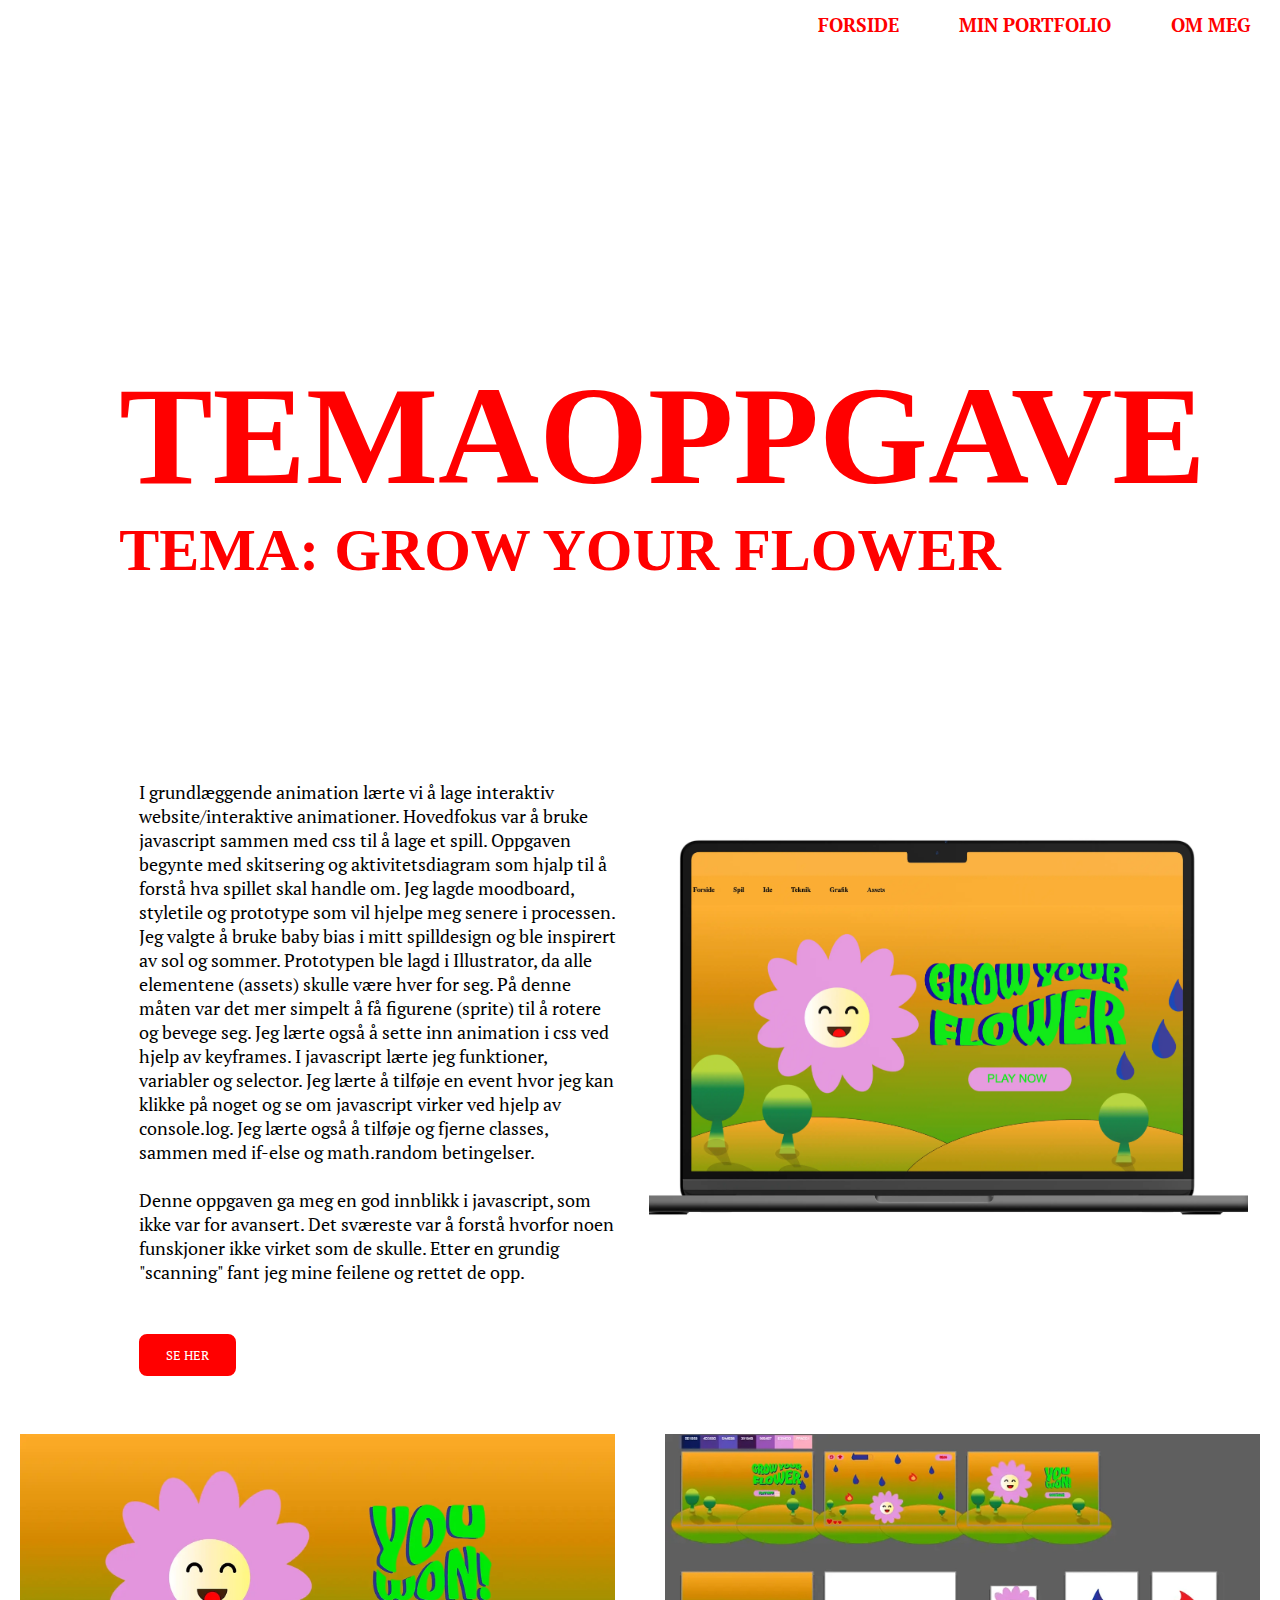
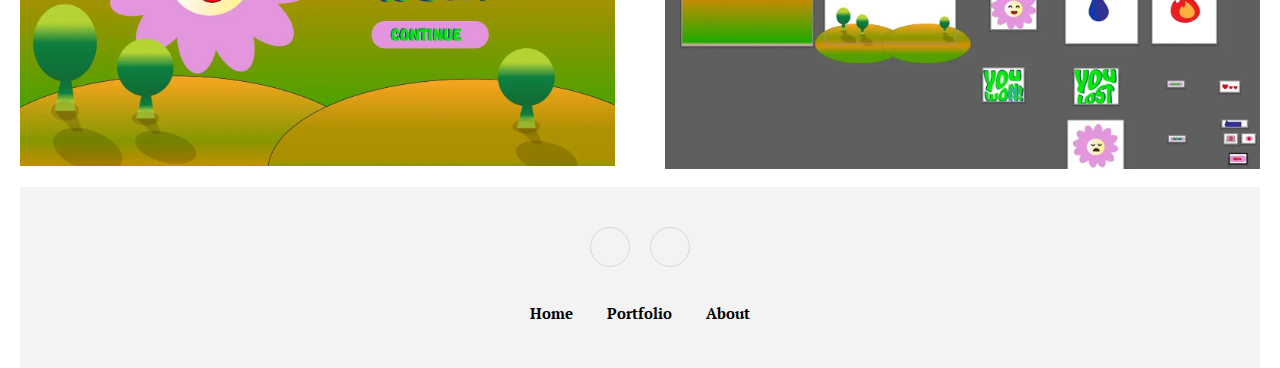
<file: animation.html>
<!DOCTYPE html>
<html lang="en">
<head>
    <meta charset="UTF-8">
    <meta http-equiv="X-UA-Compatible" content="IE=edge">
    <meta name="viewport" content="width=device-width, initial-scale=1.0">
    <link rel="stylesheet" href="style.css">
    <link rel="preconnect" href="https://fonts.googleapis.com">
    <link rel="preconnect" href="https://fonts.gstatic.com" crossorigin>
    <link href="https://fonts.googleapis.com/css2?family=Source+Serif+Pro:wght@700&display=swap" rel="stylesheet">
    <link rel="preconnect" href="https://fonts.googleapis.com">
<link rel="preconnect" href="https://fonts.gstatic.com" crossorigin>
<link href="https://fonts.googleapis.com/css2?family=PT+Serif&display=swap" rel="stylesheet">
<link rel="stylesheet" href="https://cdnjs.cloudflare.com/ajax/libs/font-awesome/6.2.1/css/all.min.css" integrity="sha512-MV7K8+y+gLIBoVD59lQIYicR65iaqukzvf/nwasF0nqhPay5w/9lJmVM2hMDcnK1OnMGCdVK+iQrJ7lzPJQd1w==" crossorigin="anonymous" referrerpolicy="no-referrer">
<link rel="icon" type="image/x-icon" href="img/favicon.ico">
    <title>Temaoppgave </title>
</head>
<body>


    <header>
        <nav class="navbar">
            
            <ul class="nav-menu">
              <li class="nav-item">
                <a class="nav-link" href="index.html">FORSIDE</a>
              </li>
              <li class="nav-item">
                <a class="nav-link" href="minportfolio.html">MIN PORTFOLIO</a>
              </li>
              <li class="nav-item">
                <a class="nav-link" href="ommeg.html">OM MEG</a>
              </li>
              
            </ul>
            <div class="hamburger">
              <span class="bar1"></span>
              <span class="bar2"></span>
              <span class="bar3"></span>
            </div>
          </nav>
    </header>

<main>
    <div class="text_tittel">TEMAOPPGAVE</div>
    <div class="text_tittel2">TEMA: GROW YOUR FLOWER</div>

    <div class="grid_1_1_tema">

        <div class="left">
            <div class="content">
                <p> I grundlæggende animation lærte vi å lage interaktiv website/interaktive animationer. Hovedfokus var å bruke javascript sammen med css til å lage et spill. Oppgaven begynte med skitsering og aktivitetsdiagram som hjalp til å forstå hva spillet skal handle om. Jeg lagde moodboard, styletile og prototype som vil hjelpe meg senere i processen. Jeg valgte å bruke baby bias i mitt spilldesign og ble inspirert av sol og sommer. Prototypen ble lagd i Illustrator, da alle elementene (assets) skulle være hver for seg. På denne måten var det mer simpelt å få figurene (sprite) til å rotere og bevege seg. Jeg lærte også å sette inn animation i css ved hjelp av keyframes. I javascript lærte jeg funktioner, variabler og selector. Jeg lærte å tilføje en event hvor jeg kan klikke på noget og se om javascript virker ved hjelp av console.log. Jeg lærte også å tilføje og fjerne classes, sammen med if-else og math.random betingelser. 
                    <br><br> Denne oppgaven ga meg en god innblikk i javascript, som ikke var for avansert. Det sværeste var å forstå hvorfor noen funskjoner ikke virket som de skulle. Etter en grundig "scanning" fant jeg mine feilene og rettet de opp.
                </p>

                    <form style="display: inline" action="https://evelinap.dk/kea/04_animation/website/spill.html" target="_blank" method="get">
                        <button class="slide_from_left">SE HER</button>
                      </form>
            </div>
            
        </div>
        <div class="right">
            <img src="img/animationmockup.webp" alt="animation">
        </div>

    </div>
      
    <div class="grid_1-1-images">
        <img class="img" src="img/animationmoodboard.webp" alt="moodboard">
        <img class="img" src="img/animationassets.webp" alt="styletile">
    </div>
</main> 

<footer> 

    <div class="footer">

    
        <div class="social">
            <a href="https://www.facebook.com/evelinapilibaityte/"><i class="fab fa-facebook"></i></a> 
            <a href="https://www.instagram.com/ele_vina/"><i class="fab fa-instagram"></i></a> 
        </div>

        <ul class="list">
            <li>
                <a href="index.html">Home</a>
            </li>
            <li>
                <a href="minportfolio.html">Portfolio</a>
            </li>
            <li>
                <a href="ommeg.html">About</a>
            </li>
        </ul>
    </div>
    
    
        </footer>


    <script src="menu.js"></script>
    </body>
</file>
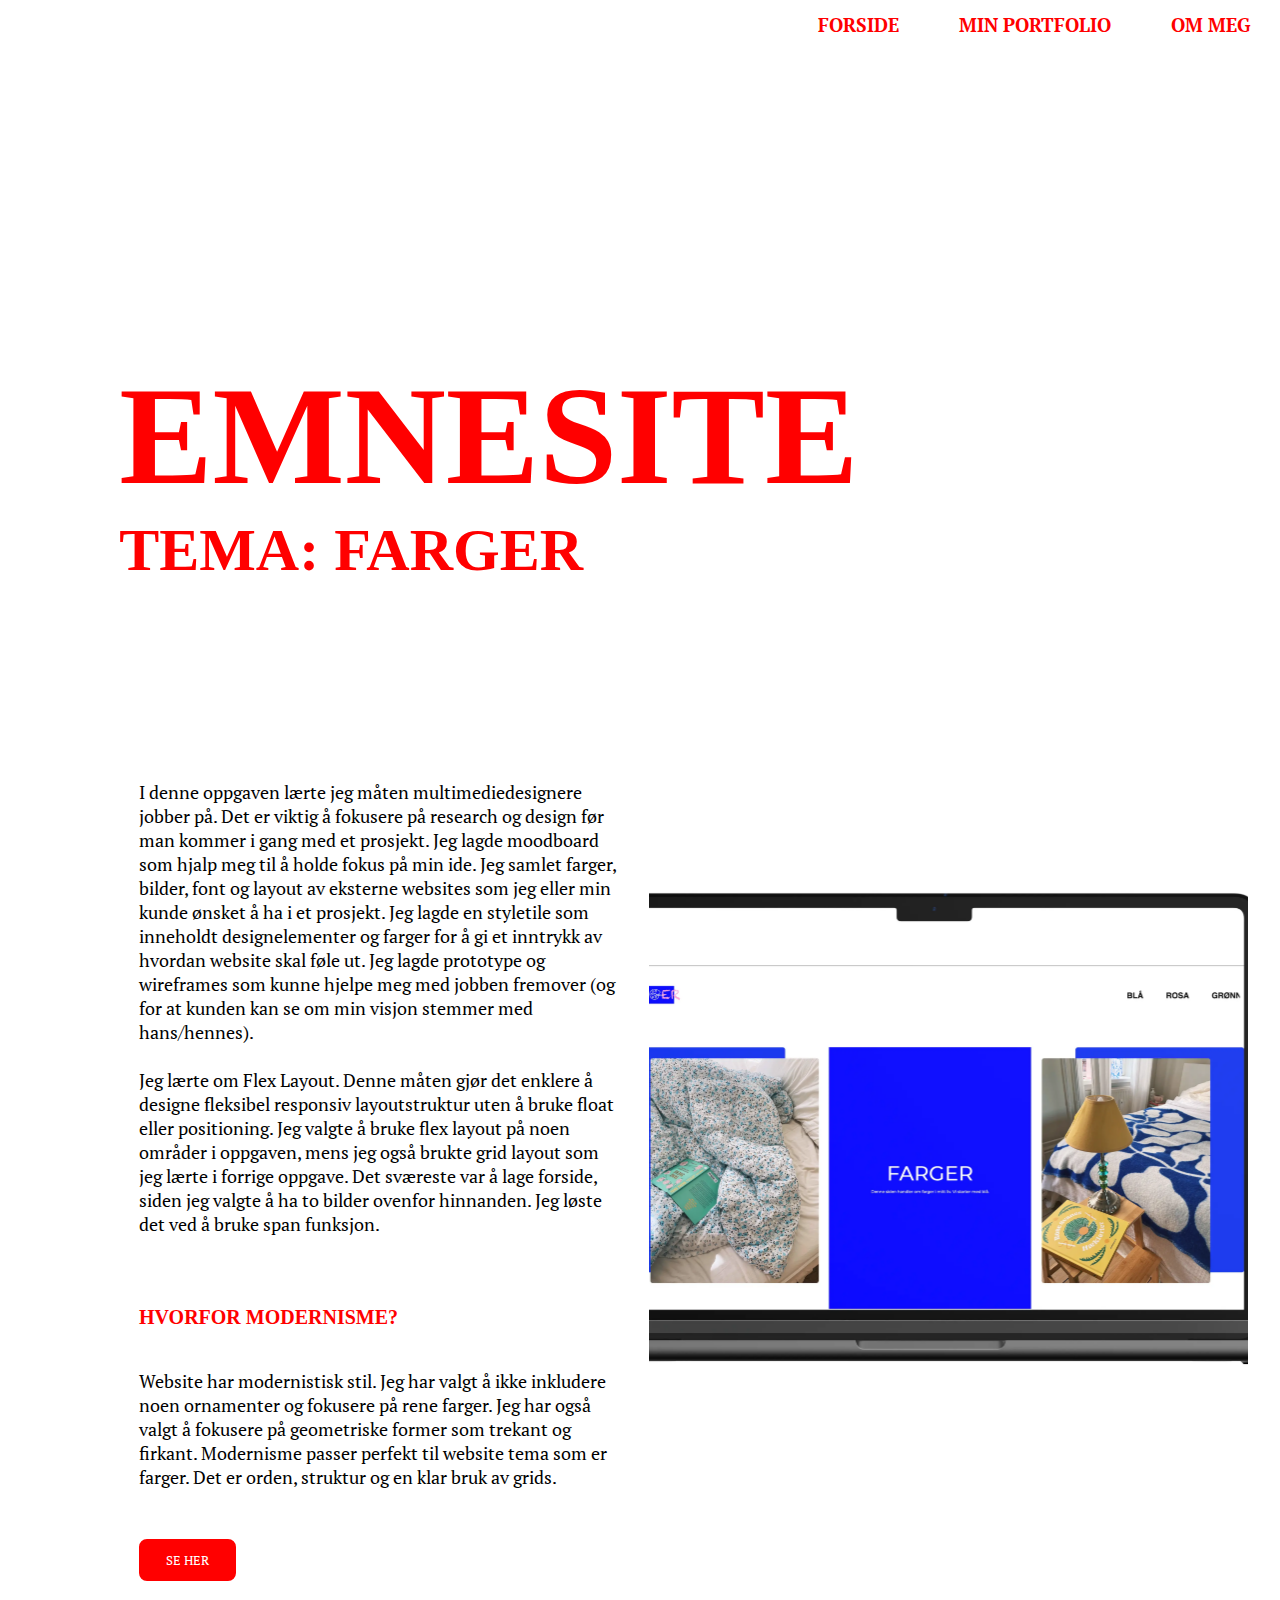
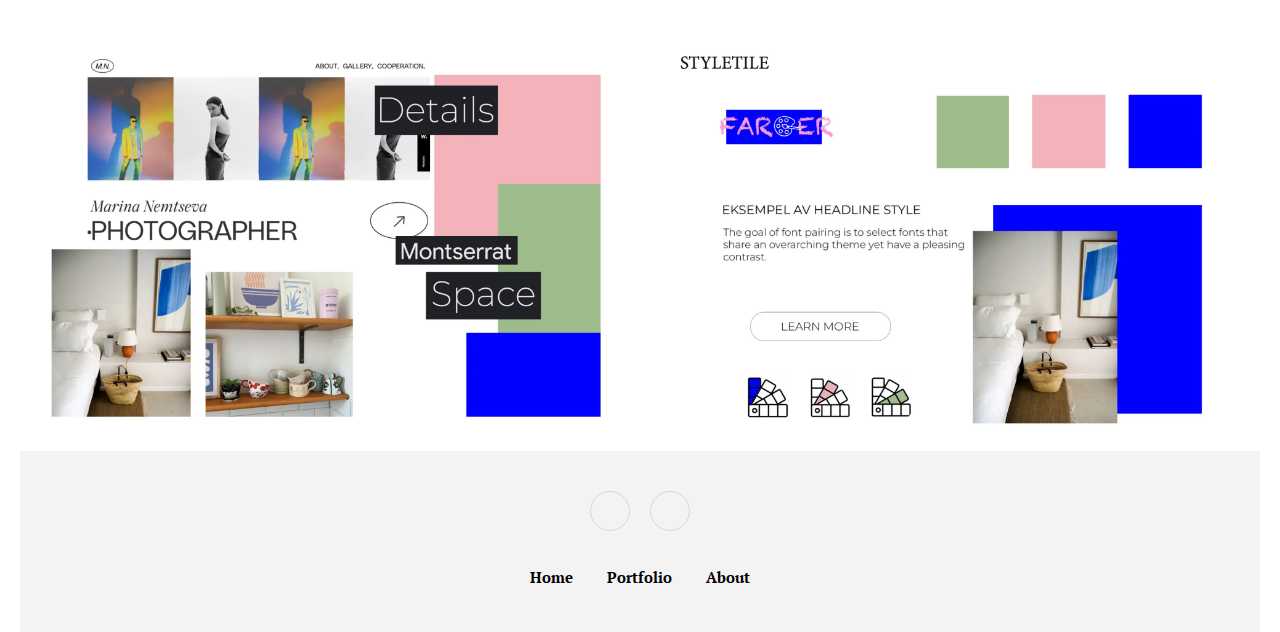
<file: emnesite.html>
<!DOCTYPE html>
<html lang="nb">
<head>
    <meta charset="UTF-8">
    <meta http-equiv="X-UA-Compatible" content="IE=edge">
    <meta name="viewport" content="width=device-width, initial-scale=1.0">
    <link rel="stylesheet" href="style.css">
    <link rel="preconnect" href="https://fonts.googleapis.com">
    <link rel="preconnect" href="https://fonts.gstatic.com" crossorigin>
    <link href="https://fonts.googleapis.com/css2?family=Source+Serif+Pro:wght@700&display=swap" rel="stylesheet">
    <link rel="preconnect" href="https://fonts.googleapis.com">
<link rel="preconnect" href="https://fonts.gstatic.com" crossorigin>
<link href="https://fonts.googleapis.com/css2?family=PT+Serif&display=swap" rel="stylesheet">
<link rel="stylesheet" href="https://cdnjs.cloudflare.com/ajax/libs/font-awesome/6.2.1/css/all.min.css" integrity="sha512-MV7K8+y+gLIBoVD59lQIYicR65iaqukzvf/nwasF0nqhPay5w/9lJmVM2hMDcnK1OnMGCdVK+iQrJ7lzPJQd1w==" crossorigin="anonymous" referrerpolicy="no-referrer">
<link rel="icon" type="image/x-icon" href="img/favicon.ico">
    <title>Emnesite </title>
</head>
<body>


    <header>
        <nav class="navbar">
            
            <ul class="nav-menu">
              <li class="nav-item">
                <a class="nav-link" href="index.html">FORSIDE</a>
              </li>
              <li class="nav-item">
                <a class="nav-link" href="minportfolio.html">MIN PORTFOLIO</a>
              </li>
              <li class="nav-item">
                <a class="nav-link" href="ommeg.html">OM MEG</a>
              </li>
              
            </ul>
            <div class="hamburger">
              <span class="bar1"></span>
              <span class="bar2"></span>
              <span class="bar3"></span>
            </div>
          </nav>
    </header>

<main>
    <div class="text_tittel">EMNESITE</div>
    <div class="text_tittel2">TEMA: FARGER</div>

    <div class="grid_1_1_tema">

        <div class="left">
            <div class="content">
                <p> I denne oppgaven lærte jeg måten multimediedesignere jobber på. Det er viktig å fokusere på research og design før man kommer i gang med et prosjekt. Jeg lagde moodboard som hjalp meg til å holde fokus på min ide. Jeg samlet farger, bilder, font og layout av eksterne websites som jeg eller min kunde ønsket å ha i et prosjekt. Jeg lagde en styletile som inneholdt designelementer og farger for å gi et inntrykk av hvordan website skal føle ut. Jeg lagde prototype og wireframes som kunne hjelpe meg med jobben fremover (og for at kunden kan se om min visjon stemmer med hans/hennes). 

                    <br> <br> Jeg lærte om Flex Layout. Denne måten gjør det enklere å designe fleksibel responsiv layoutstruktur uten å bruke float eller positioning. Jeg valgte å bruke flex layout på noen områder i oppgaven, mens jeg også brukte grid layout som jeg lærte i forrige oppgave. Det sværeste var å lage forside, siden jeg valgte å ha to bilder ovenfor hinnanden. Jeg løste det ved å bruke span funksjon.  </p>
                    <h5>HVORFOR MODERNISME?</h5>
        <p>Website har modernistisk stil. Jeg har valgt å ikke inkludere noen ornamenter og fokusere på rene farger. Jeg har også valgt å fokusere på geometriske former som trekant og firkant. Modernisme passer perfekt til website tema som er farger. Det er orden, struktur og en klar bruk av grids. </p>
               
                <form style="display: inline" action="https://drive.google.com/file/d/1A8M2WvCV_HT-jWx9dOLJmcLImQId_zag/view" target="_blank" method="get">
                    <button class="slide_from_left">SE HER</button>
                    </form>
            </div>
        </div>
        <div class="right">
            <img src="img/emnesitemockup.webp" alt="emnesite">
        </div>

    </div>
      
    <div class="grid_1-1-images">
        <img class="img" src="img/emnesitemoodboard.webp" alt="moodboard">
        <img class="img" src="img/emnesitestyletile.webp" alt="styletile">
    </div>
</main> 

<footer> 

    <div class="footer">
    
        <div class="social">
            <a href="https://www.facebook.com/evelinapilibaityte/"><i class="fab fa-facebook"></i></a> 
            <a href="https://www.instagram.com/ele_vina/"><i class="fab fa-instagram"></i></a> 
        </div>

        <ul class="list">
            <li>
                <a href="index.html">Home</a>
            </li>
            <li>
                <a href="minportfolio.html">Portfolio</a>
            </li>
            <li>
                <a href="ommeg.html">About</a>
            </li>
        </ul>
    </div>
    
    
        </footer>



    <script src="menu.js"></script>
    </body>
</file>
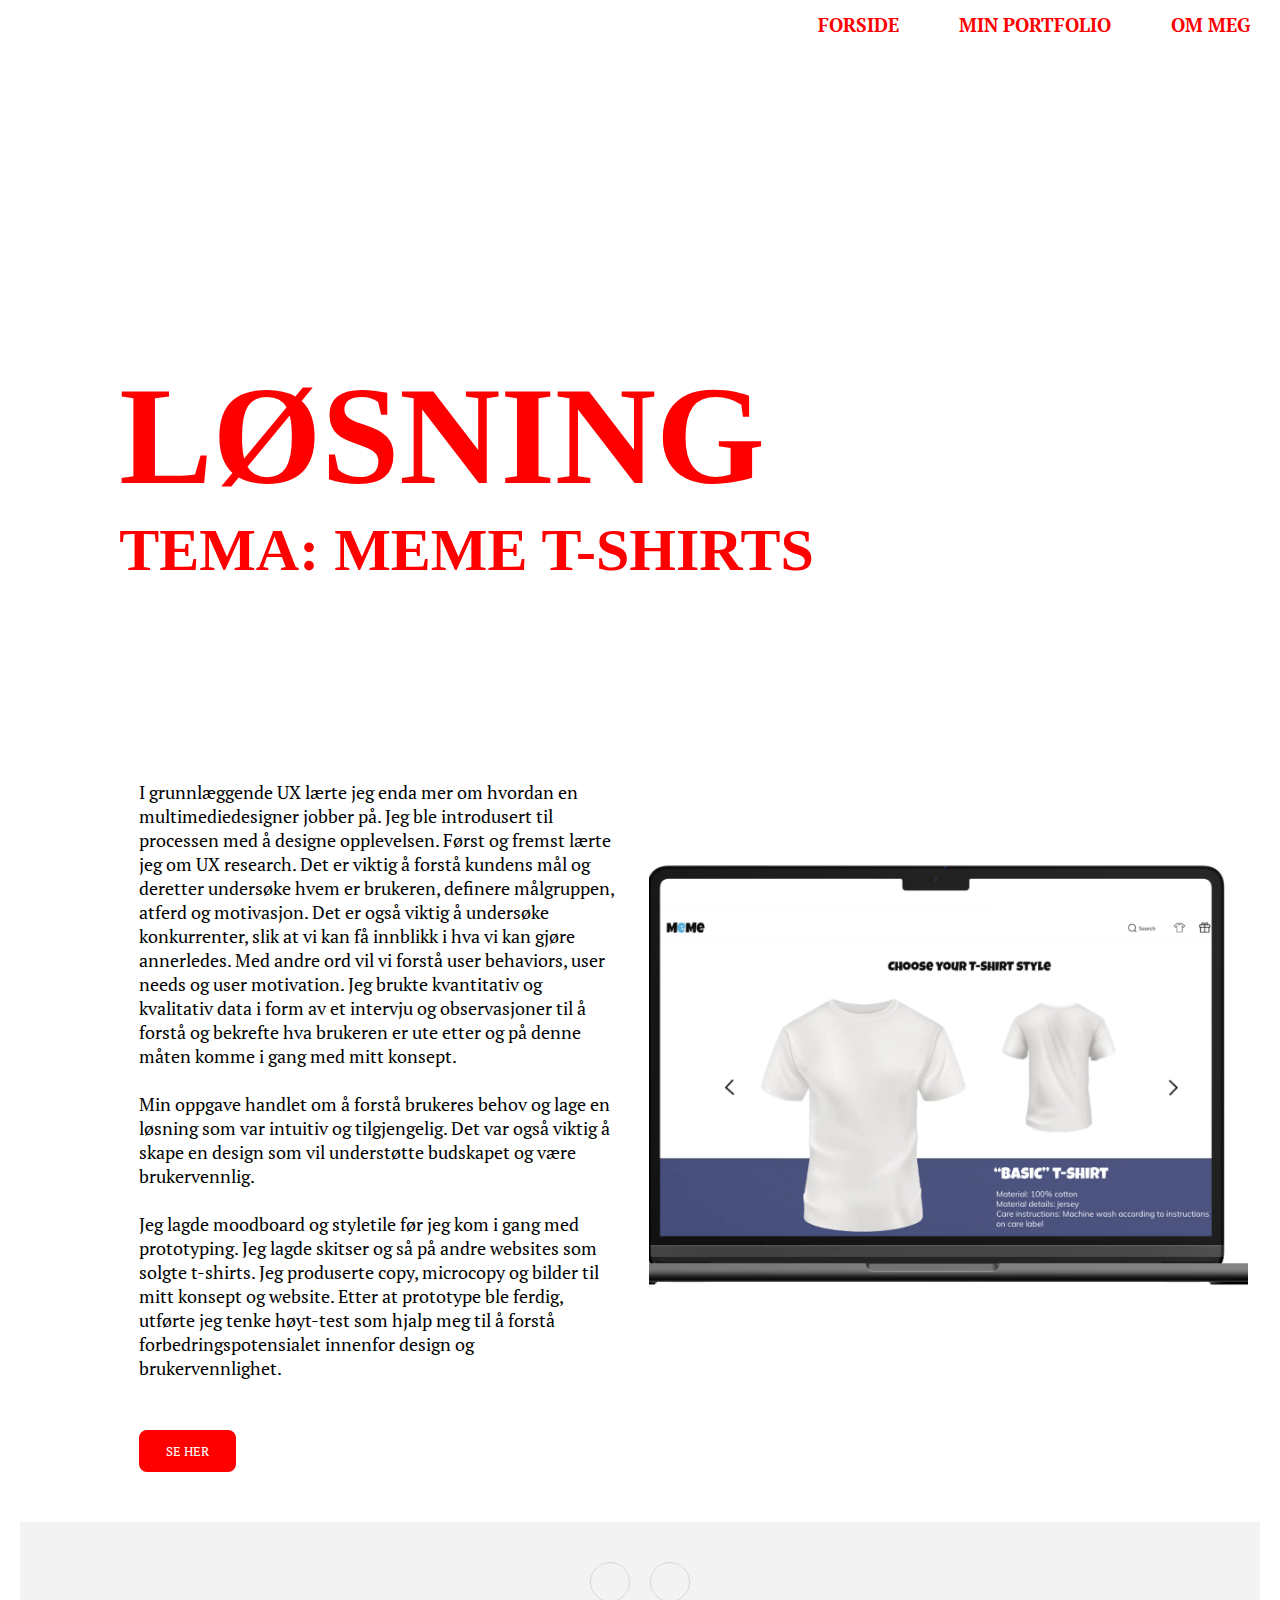
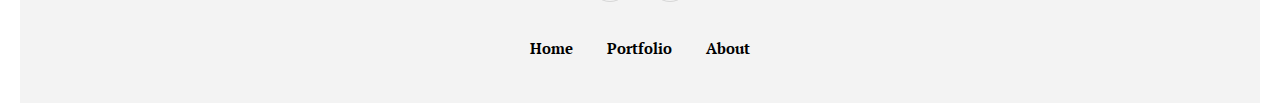
<file: losning.html>
<!DOCTYPE html>
<html lang="nb">
<head>
    <meta charset="UTF-8">
    <meta http-equiv="X-UA-Compatible" content="IE=edge">
    <meta name="viewport" content="width=device-width, initial-scale=1.0">
    <link rel="stylesheet" href="style.css">
    <link rel="preconnect" href="https://fonts.googleapis.com">
    <link rel="preconnect" href="https://fonts.gstatic.com" crossorigin>
    <link href="https://fonts.googleapis.com/css2?family=Source+Serif+Pro:wght@700&display=swap" rel="stylesheet">
    <link rel="preconnect" href="https://fonts.googleapis.com">
<link rel="preconnect" href="https://fonts.gstatic.com" crossorigin>
<link href="https://fonts.googleapis.com/css2?family=PT+Serif&display=swap" rel="stylesheet">
<link rel="stylesheet" href="https://cdnjs.cloudflare.com/ajax/libs/font-awesome/6.2.1/css/all.min.css" integrity="sha512-MV7K8+y+gLIBoVD59lQIYicR65iaqukzvf/nwasF0nqhPay5w/9lJmVM2hMDcnK1OnMGCdVK+iQrJ7lzPJQd1w==" crossorigin="anonymous" referrerpolicy="no-referrer">
<link rel="icon" type="image/x-icon" href="img/favicon.ico">
    <title>Løsning </title>
</head>
<body>


    <header>
        <nav class="navbar">
            
            <ul class="nav-menu">
              <li class="nav-item">
                <a class="nav-link" href="index.html">FORSIDE</a>
              </li>
              <li class="nav-item">
                <a class="nav-link" href="minportfolio.html">MIN PORTFOLIO</a>
              </li>
              <li class="nav-item">
                <a class="nav-link" href="ommeg.html">OM MEG</a>
              </li>
              
            </ul>
            <div class="hamburger">
              <span class="bar1"></span>
              <span class="bar2"></span>
              <span class="bar3"></span>
            </div>
          </nav>
    </header>

<main>
    <div class="text_tittel">LØSNING</div>
    <div class="text_tittel2">TEMA: MEME T-SHIRTS</div>

    <div class="grid_1_1_tema">

        <div class="left">
            <div class="content">
                <p> I grunnlæggende UX lærte jeg enda mer om hvordan en multimediedesigner jobber på. Jeg ble introdusert til processen med å designe opplevelsen. Først og fremst lærte jeg om UX research. Det er viktig å forstå kundens mål og deretter undersøke hvem er brukeren, definere målgruppen, atferd og motivasjon. Det er også viktig å undersøke konkurrenter, slik at vi kan få innblikk i hva vi kan gjøre annerledes. Med andre ord vil vi forstå user behaviors, user needs og user motivation. Jeg brukte kvantitativ og kvalitativ data i form av et intervju og observasjoner til å forstå og bekrefte hva brukeren er ute etter og på denne måten komme i gang med mitt konsept.

                    <br> <br>Min oppgave handlet om å forstå brukeres behov og lage en løsning som var intuitiv og tilgjengelig. Det var også viktig å skape en design som vil understøtte budskapet og være brukervennlig. 
                    
                    <br> <br>Jeg lagde moodboard og styletile før jeg kom i gang med prototyping. Jeg lagde skitser og så på andre websites som solgte t-shirts. Jeg produserte copy, microcopy og bilder til mitt konsept og website. Etter at prototype ble ferdig, utførte jeg tenke høyt-test som hjalp meg til å forstå forbedringspotensialet innenfor design og brukervennlighet.</p>
                
                <form style="display: inline" action="https://xd.adobe.com/view/88bca3fa-3ff1-49a7-9c12-b7b645909d62-ddef/" target="_blank" method="get">
                    <button class="slide_from_left">SE HER</button>
                  </form>
            </div>
        </div>
        <div class="right">
            <img src="img/loningmockup.webp" alt="website">
        </div>

    </div>
      
</main> 

<footer> 

    <div class="footer">
    
        <div class="social">
            <a href="https://www.facebook.com/evelinapilibaityte/"><i class="fab fa-facebook"></i></a> 
            <a href="https://www.instagram.com/ele_vina/"><i class="fab fa-instagram"></i></a> 
        </div>

        <ul class="list">
            <li>
                <a href="index.html">Home</a>
            </li>
            <li>
                <a href="minportfolio.html">Portfolio</a>
            </li>
            <li>
                <a href="ommeg.html">About</a>
            </li>
        </ul>
    </div>
    
    
        </footer>



    <script src="menu.js"></script>
    </body>
</file>
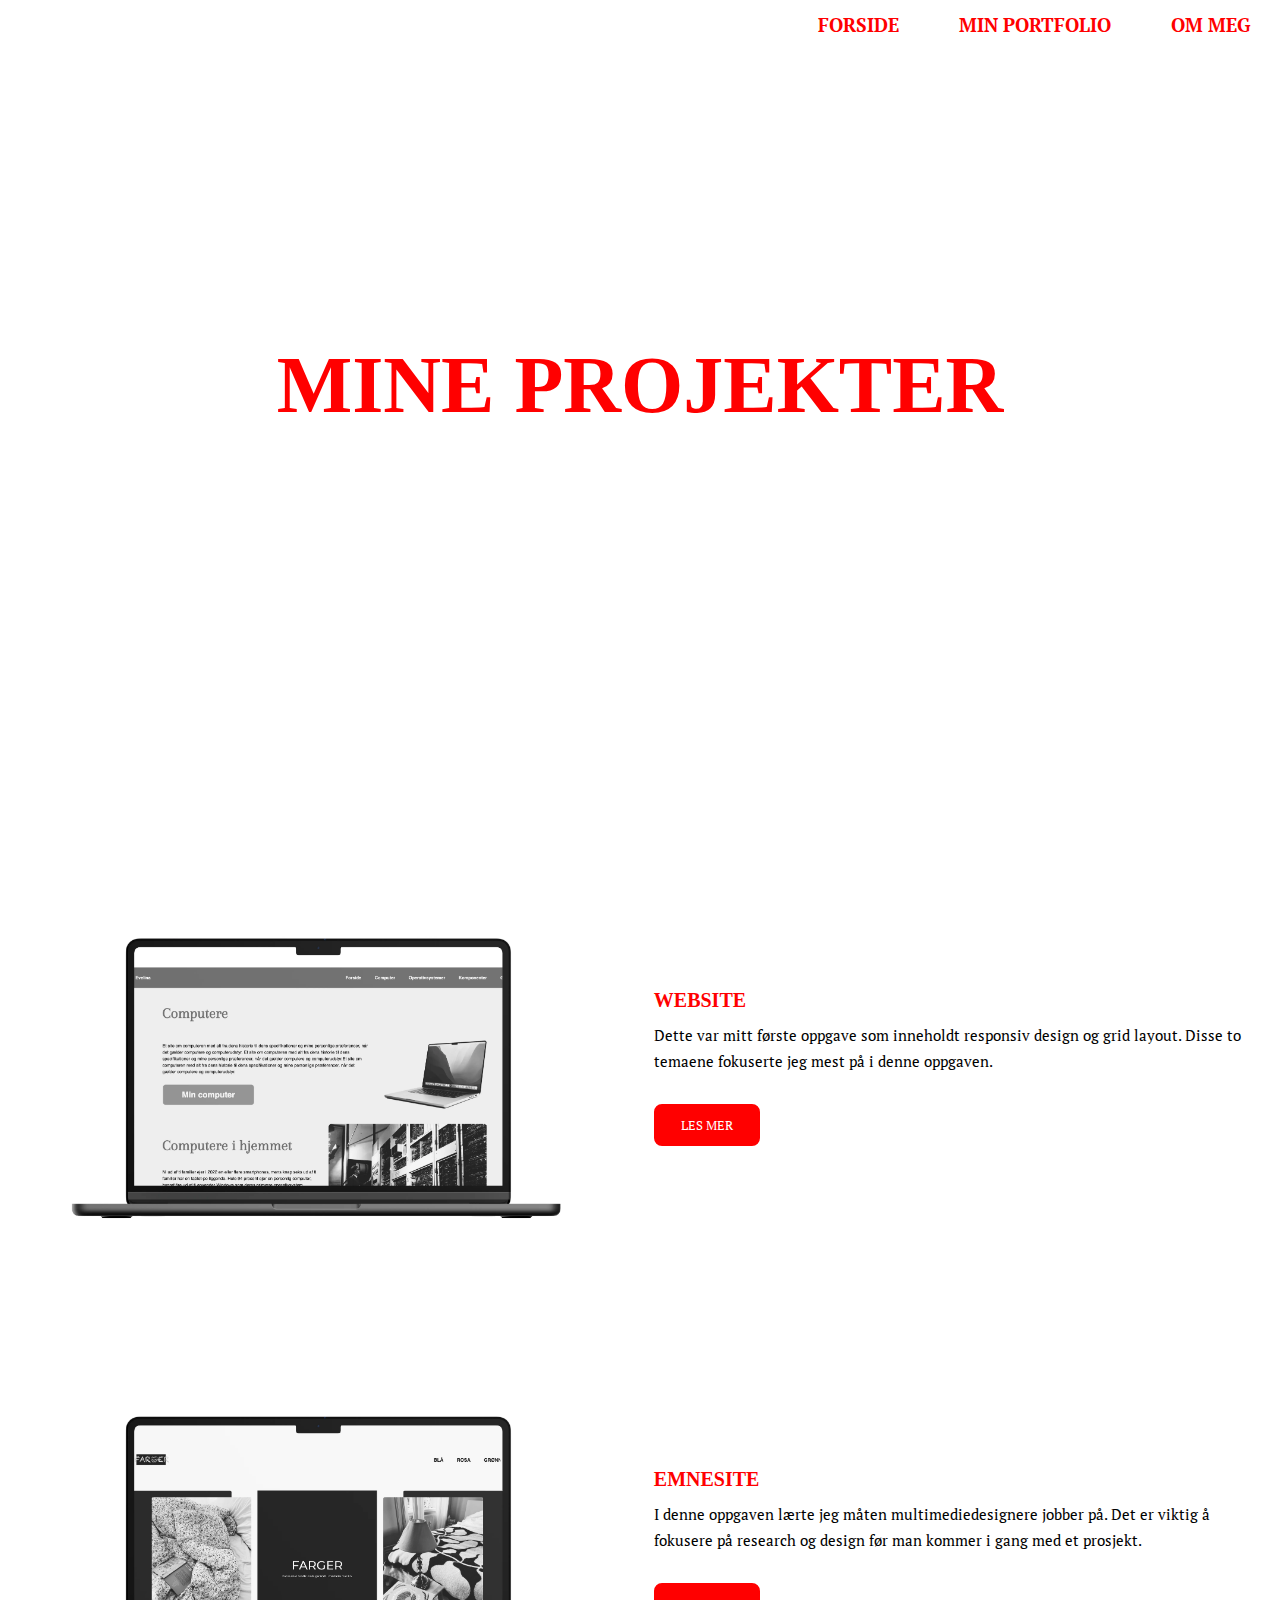
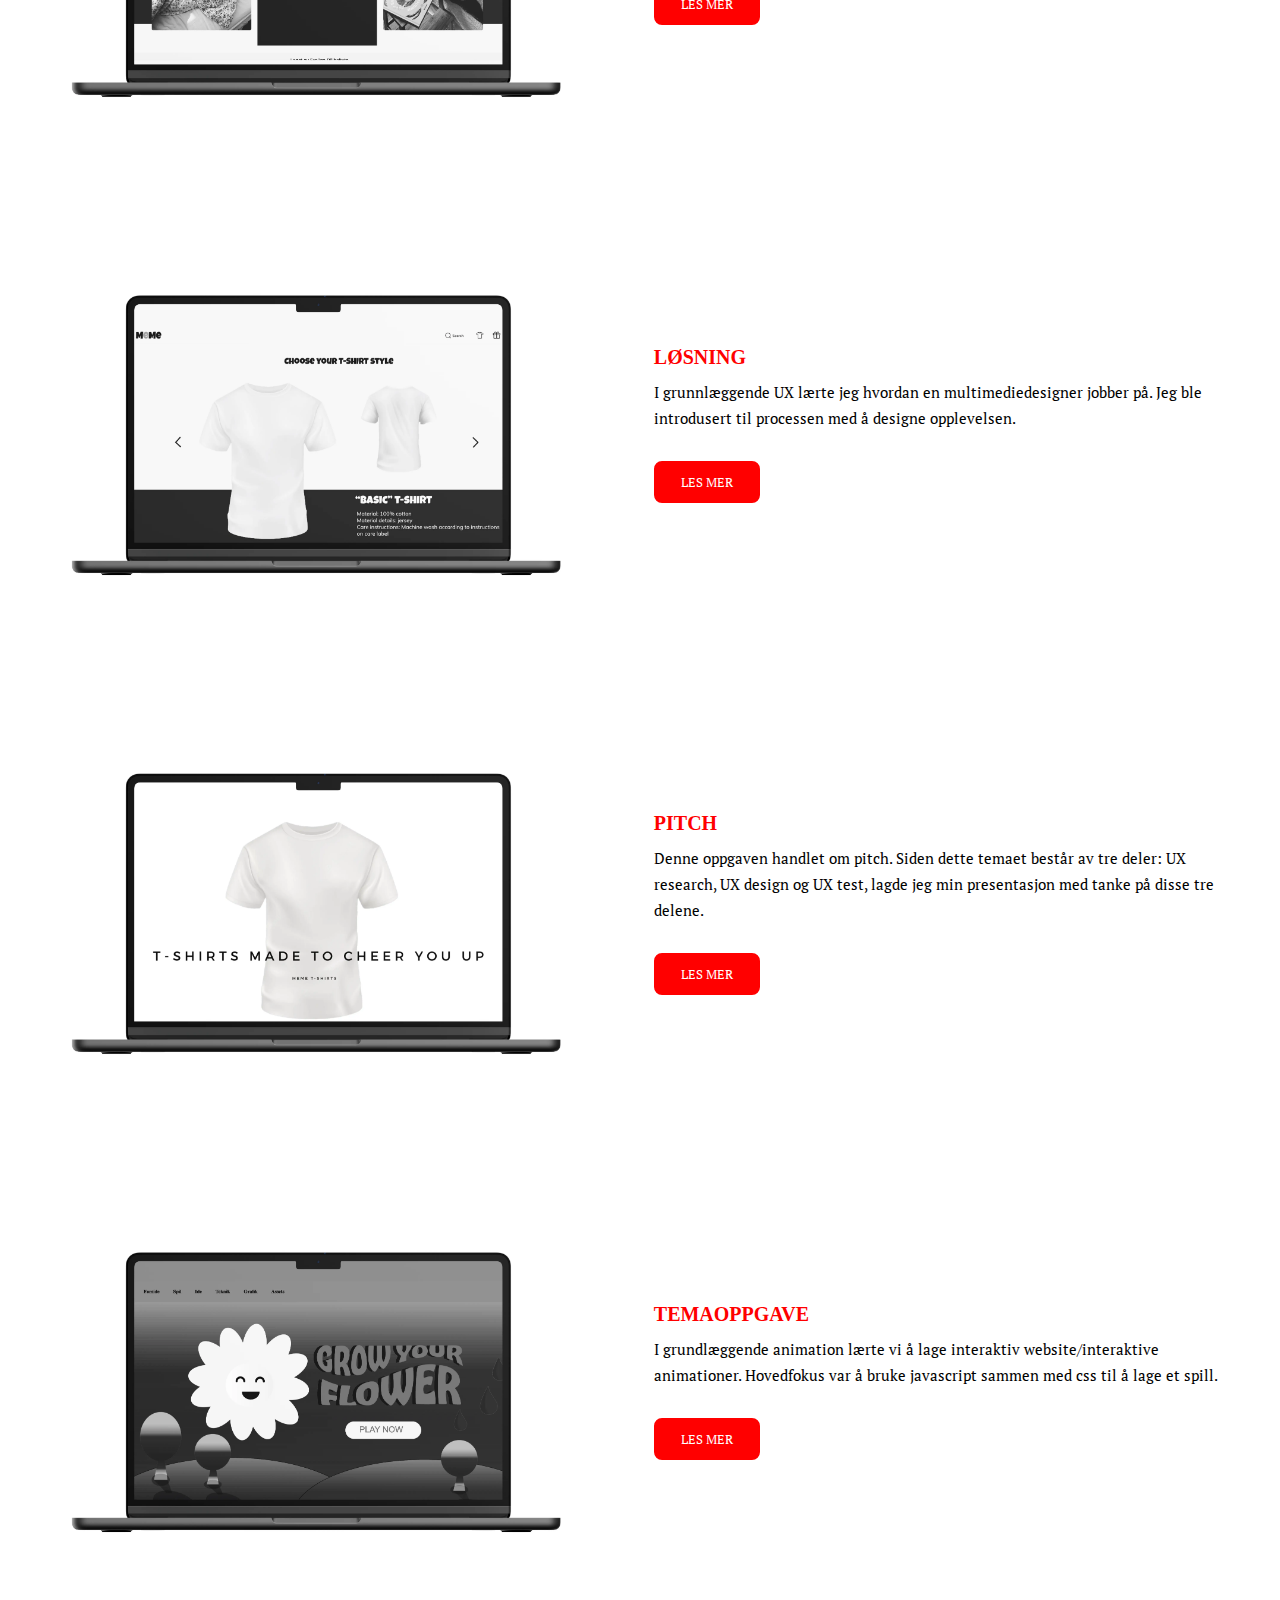
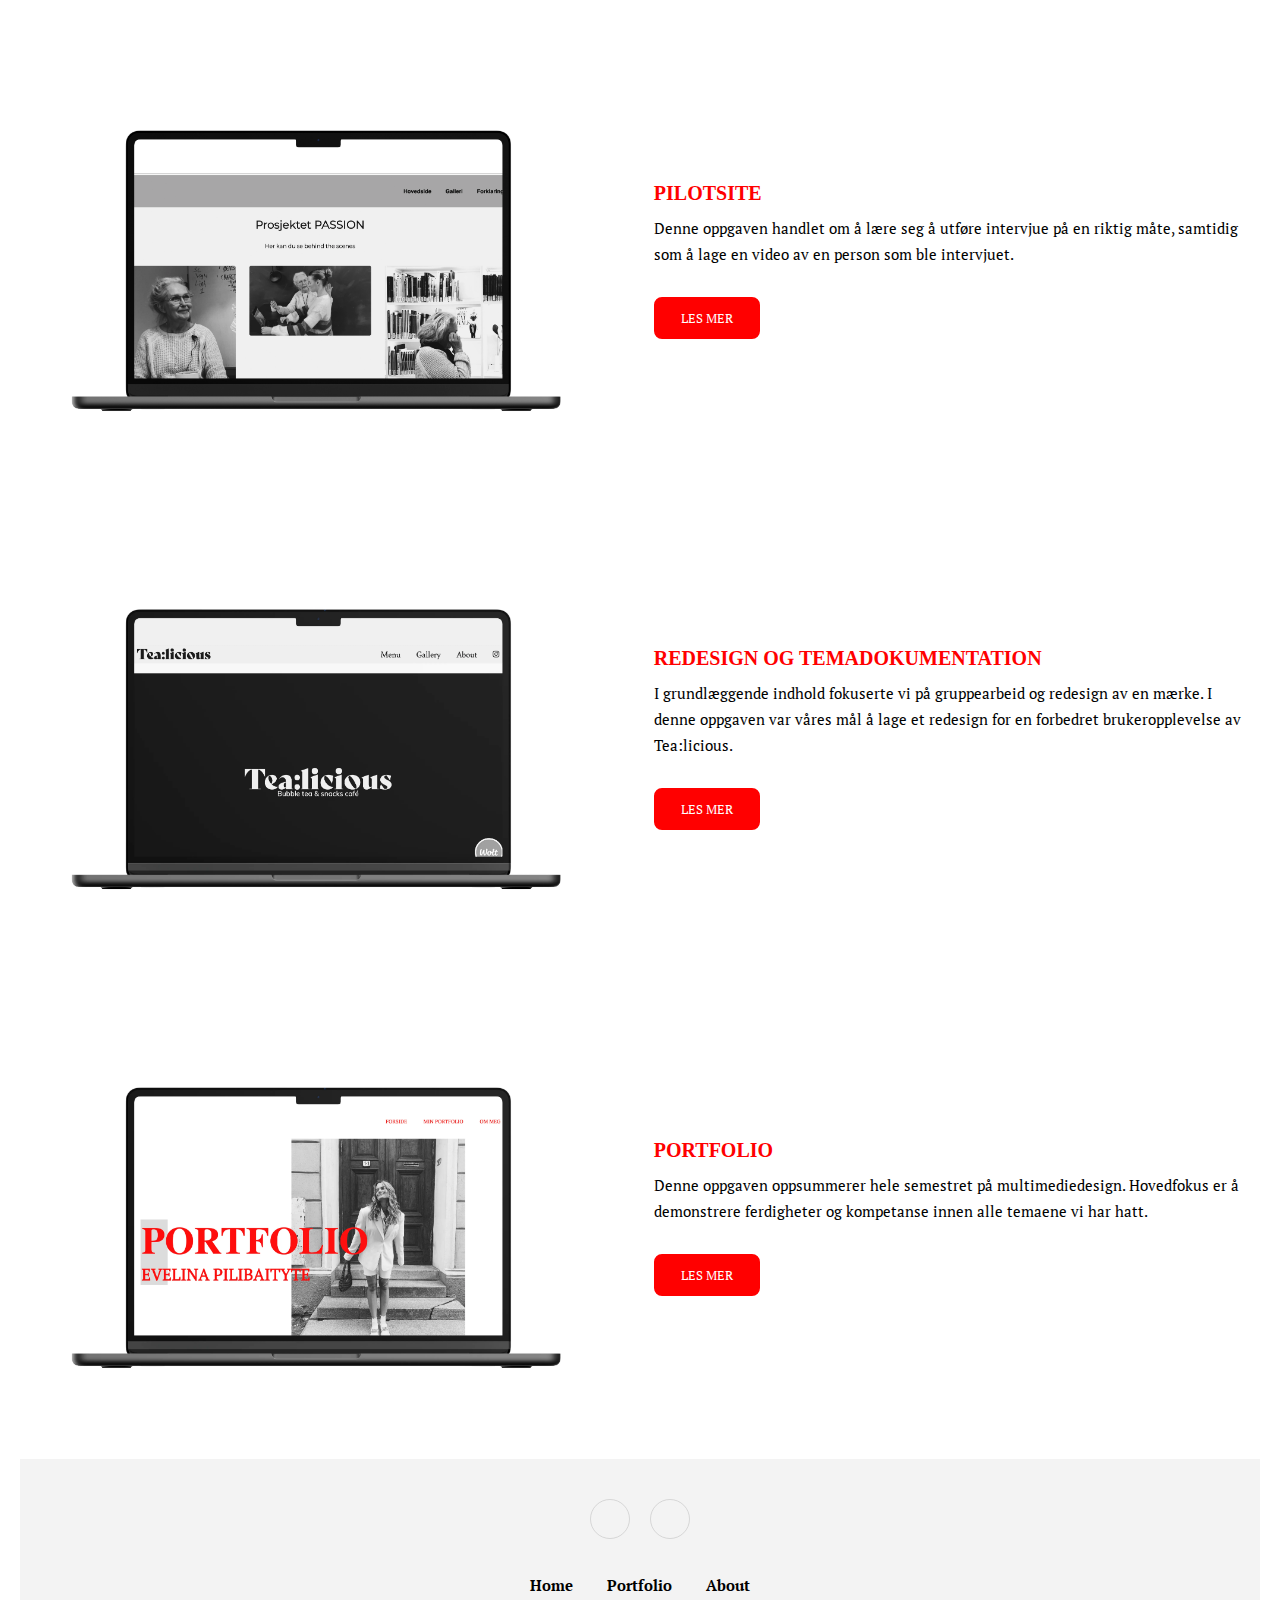
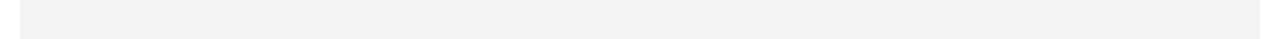
<file: minportfolio.html>
<!DOCTYPE html>
<html lang="nb">
<head>
    <meta charset="UTF-8">
    <meta http-equiv="X-UA-Compatible" content="IE=edge">
    <meta name="viewport" content="width=device-width, initial-scale=1.0">
    <link rel="stylesheet" href="style.css">
    <link rel="preconnect" href="https://fonts.googleapis.com">
    <link rel="preconnect" href="https://fonts.gstatic.com" crossorigin>
    <link href="https://fonts.googleapis.com/css2?family=Source+Serif+Pro:wght@700&display=swap" rel="stylesheet">
    <link rel="preconnect" href="https://fonts.googleapis.com">
<link rel="preconnect" href="https://fonts.gstatic.com" crossorigin>
<link href="https://fonts.googleapis.com/css2?family=PT+Serif&display=swap" rel="stylesheet">
<link rel="stylesheet" href="https://cdnjs.cloudflare.com/ajax/libs/font-awesome/6.2.1/css/all.min.css" integrity="sha512-MV7K8+y+gLIBoVD59lQIYicR65iaqukzvf/nwasF0nqhPay5w/9lJmVM2hMDcnK1OnMGCdVK+iQrJ7lzPJQd1w==" crossorigin="anonymous" referrerpolicy="no-referrer">
<link rel="icon" type="image/x-icon" href="img/favicon.ico">
    <title>Min Portfolio</title>
</head>

<body>

    <header>
        <nav class="navbar">
            
            <ul class="nav-menu">
              <li class="nav-item">
                <a class="nav-link" href="index.html">FORSIDE</a>
              </li>
              <li class="nav-item">
                <a class="nav-link" href="minportfolio.html">MIN PORTFOLIO</a>
              </li>
              <li class="nav-item">
                <a class="nav-link" href="ommeg.html">OM MEG</a>
              </li>
              
            </ul>
            <div class="hamburger">
              <span class="bar1"></span>
              <span class="bar2"></span>
              <span class="bar3"></span>
            </div>
          </nav>
    </header>

    <main>

       

        <div class="text_minportfolio">MINE PROJEKTER</div>

        
           

    

                <div class="row">
                    <div class="left">
                        <img src="img/Website.webp" alt="website">
                    </div>

                    <div class="right">
                        <div class="content">
                            <h4>WEBSITE</h4>
                            <p> Dette var mitt første oppgave som inneholdt responsiv design og grid layout. Disse to temaene fokuserte jeg mest på i denne oppgaven. </p>
                            <form style="display: inline" action="website.html" method="get">
                                <button class="slide_from_left">LES MER</button>
                              </form>
                        </div>
                    </div>
                </div>

                <div class="row">
                    <div class="left">
                        <img src="img/Emnesite2mockup.webp" alt="emnesite">
                    </div>

                    <div class="right">
                        <div class="content">
                            <h4>EMNESITE</h4>
                            <p> I denne oppgaven lærte jeg måten multimediedesignere jobber på. Det er viktig å fokusere på research og design før man kommer i gang med et prosjekt.</p>
                            <form style="display: inline" action="emnesite.html" method="get">
                                <button class="slide_from_left">LES MER</button>
                              </form>
                        </div>
                       
                </div>

                </div>

                <div class="row">
                    <div class="left">
                        <img src="img/losning2mockup.webp" alt="losning">
                    </div>

                    <div class="right">
                        <div class="content">
                            <h4>LØSNING</h4>
                            <p> I grunnlæggende UX lærte jeg hvordan en multimediedesigner jobber på. Jeg ble introdusert til processen med å designe opplevelsen.</p>
            
                            <form style="display: inline" action="losning.html" method="get">
                                <button class="slide_from_left">LES MER</button>
                              </form>
                        </div>
                    </div>
                </div>

                <div class="row">
                    <div class="left">
                        <img src="img/pitchmockup.webp" alt="pitch">
                    </div>

                    <div class="right">
                        <div class="content">
                            <h4>PITCH</h4>
                            <p> Denne oppgaven handlet om pitch. Siden dette temaet består av tre deler: UX research, UX design og UX test, lagde jeg min presentasjon med tanke på disse tre delene. </p>
                            
                            <form style="display: inline" action="pitch.html" method="get">
                                <button class="slide_from_left">LES MER</button>
                              </form>
                        </div>
                    </div>
                </div>

                <div class="row">
                    <div class="left">
                        <img src="img/animation1mockup.webp" alt="animation">
                    </div>

                    <div class="right">
                        <div class="content">
                            <h4>TEMAOPPGAVE</h4>
                            <p> I grundlæggende animation lærte vi å lage interaktiv website/interaktive animationer. Hovedfokus var å bruke javascript sammen med css til å lage et spill.</p>
                           
                            <form style="display: inline" action="animation.html" method="get">
                                <button class="slide_from_left">LES MER</button>
                              </form>
                        </div>
                    </div>
                </div>

                <div class="row">
                    <div class="left">
                        <img src="img/pilotsitemockup.webp" alt="pilotsite">
                    </div>

                    <div class="right">
                        <div class="content">
                            <h4>PILOTSITE</h4>
                            <p> Denne oppgaven handlet om å lære seg å utføre intervjue på en riktig måte, samtidig som å lage en video av en person som ble intervjuet.</p>
                            
                            <form style="display: inline" action="pilotsite.html" method="get">
                                <button class="slide_from_left">LES MER</button>
                              </form>
                        </div>
                    </div>
                </div>

                <div class="row">
                    <div class="left">
                        <img src="img/Redesign2mockup.webp" alt="redesign">
                    </div>

                    <div class="right">
                        <div class="content">
                            <h4>REDESIGN OG TEMADOKUMENTATION</h4>
                            <p> I grundlæggende indhold fokuserte vi på gruppearbeid og redesign av en mærke. I denne oppgaven var våres mål å lage et redesign for en forbedret brukeropplevelse av Tea:licious. </p>
                           
                            <form style="display: inline" action="redesign.html" method="get">
                                <button class="slide_from_left">LES MER</button>
                              </form>
                        </div>
                    </div>
                </div>

                <div class="row">
                    <div class="left">
                        <img src="img/portfoliomockup.webp" alt="redesign">
                    </div>

                    <div class="right">
                        <div class="content">
                            <h4>PORTFOLIO</h4>
                            <p> Denne oppgaven oppsummerer hele semestret på multimediedesign. Hovedfokus er å demonstrere ferdigheter og kompetanse innen alle temaene vi har hatt.</p>
                            
                            <form style="display: inline" action="portfolio.html" method="get">
                                <button class="slide_from_left">LES MER</button>
                              </form>
                        </div>
                    </div>
                </div>

    </main>
    <footer> 

        <div class="footer">
        
            <div class="social">
                <a href="https://www.facebook.com/evelinapilibaityte/"><i class="fab fa-facebook"></i></a> 
                <a href="https://www.instagram.com/ele_vina/"><i class="fab fa-instagram"></i></a> 
            </div>
    
            <ul class="list">
                <li>
                    <a href="index.html">Home</a>
                </li>
                <li>
                    <a href="minportfolio.html">Portfolio</a>
                </li>
                <li>
                    <a href="ommeg.html">About</a>
                </li>
            </ul>
        </div>
        
        
            </footer>
   
    <script src="menu.js"></script>
    </body>
</file>
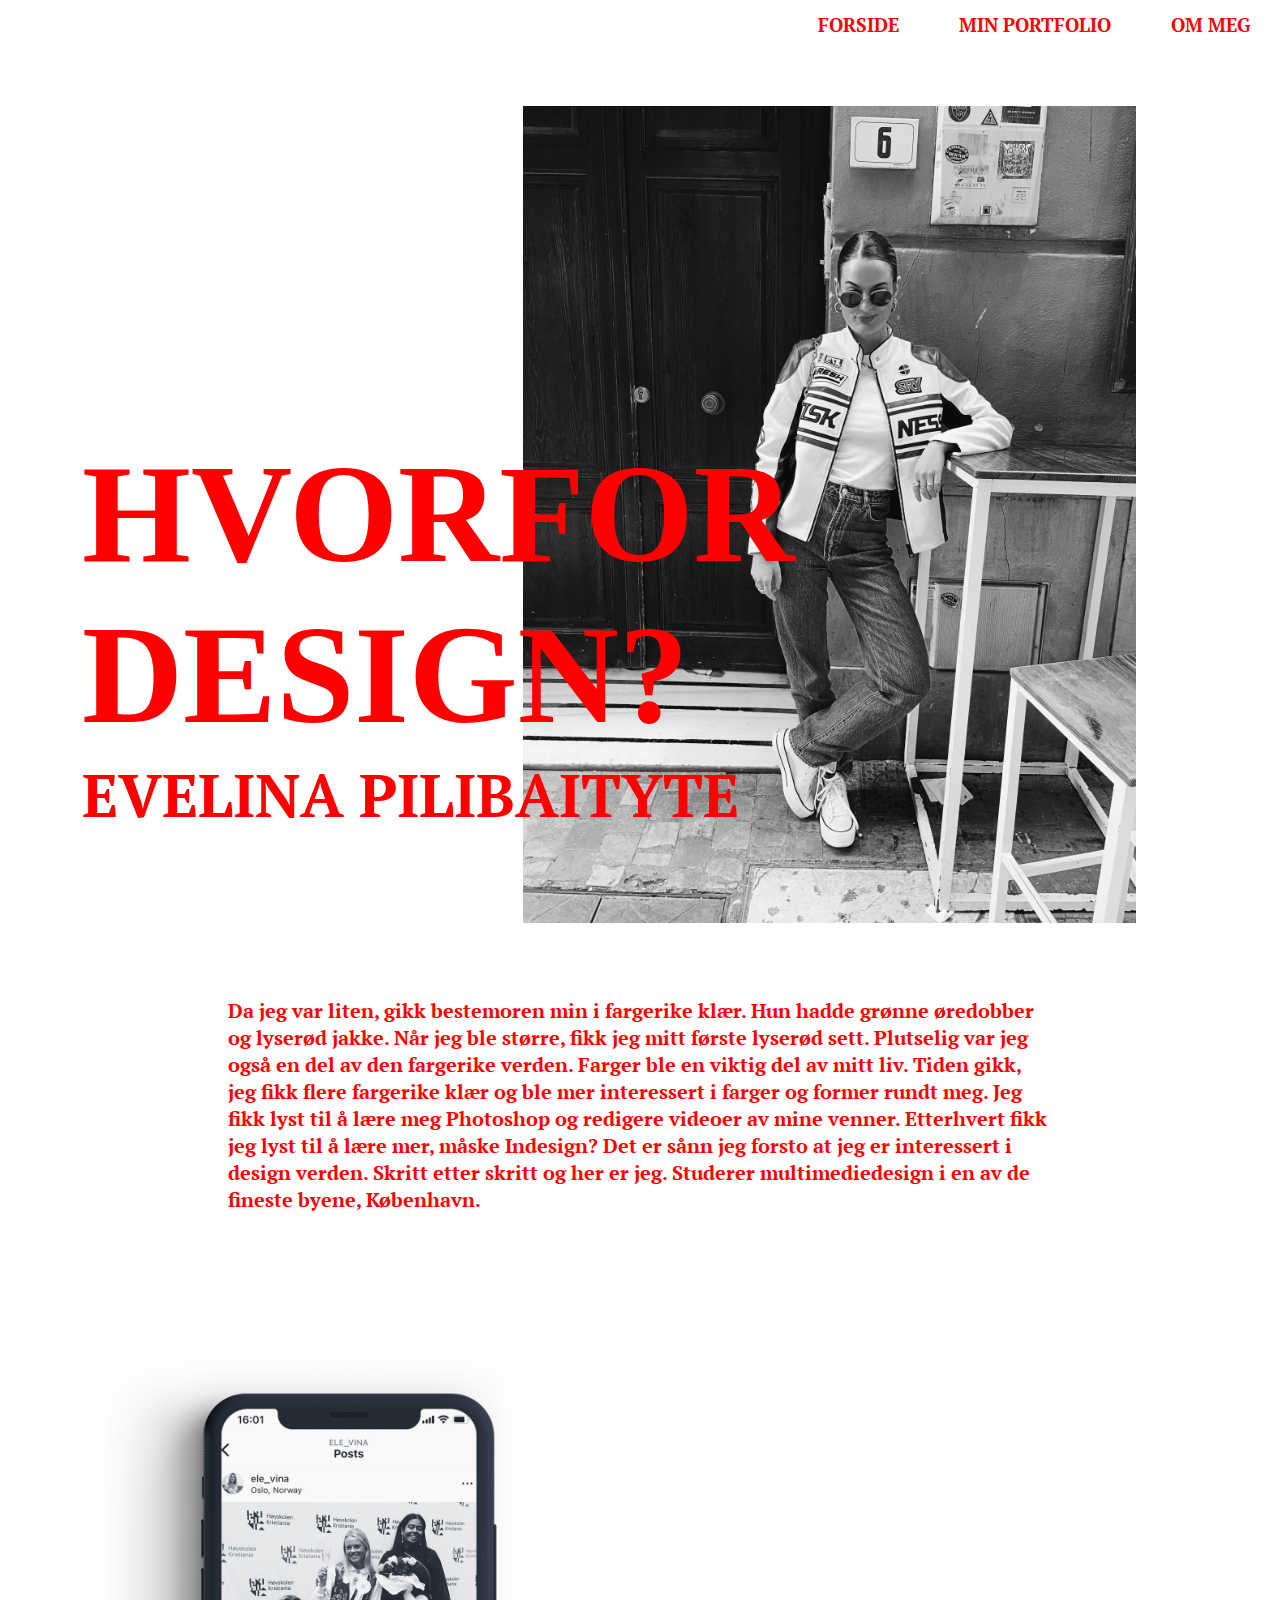
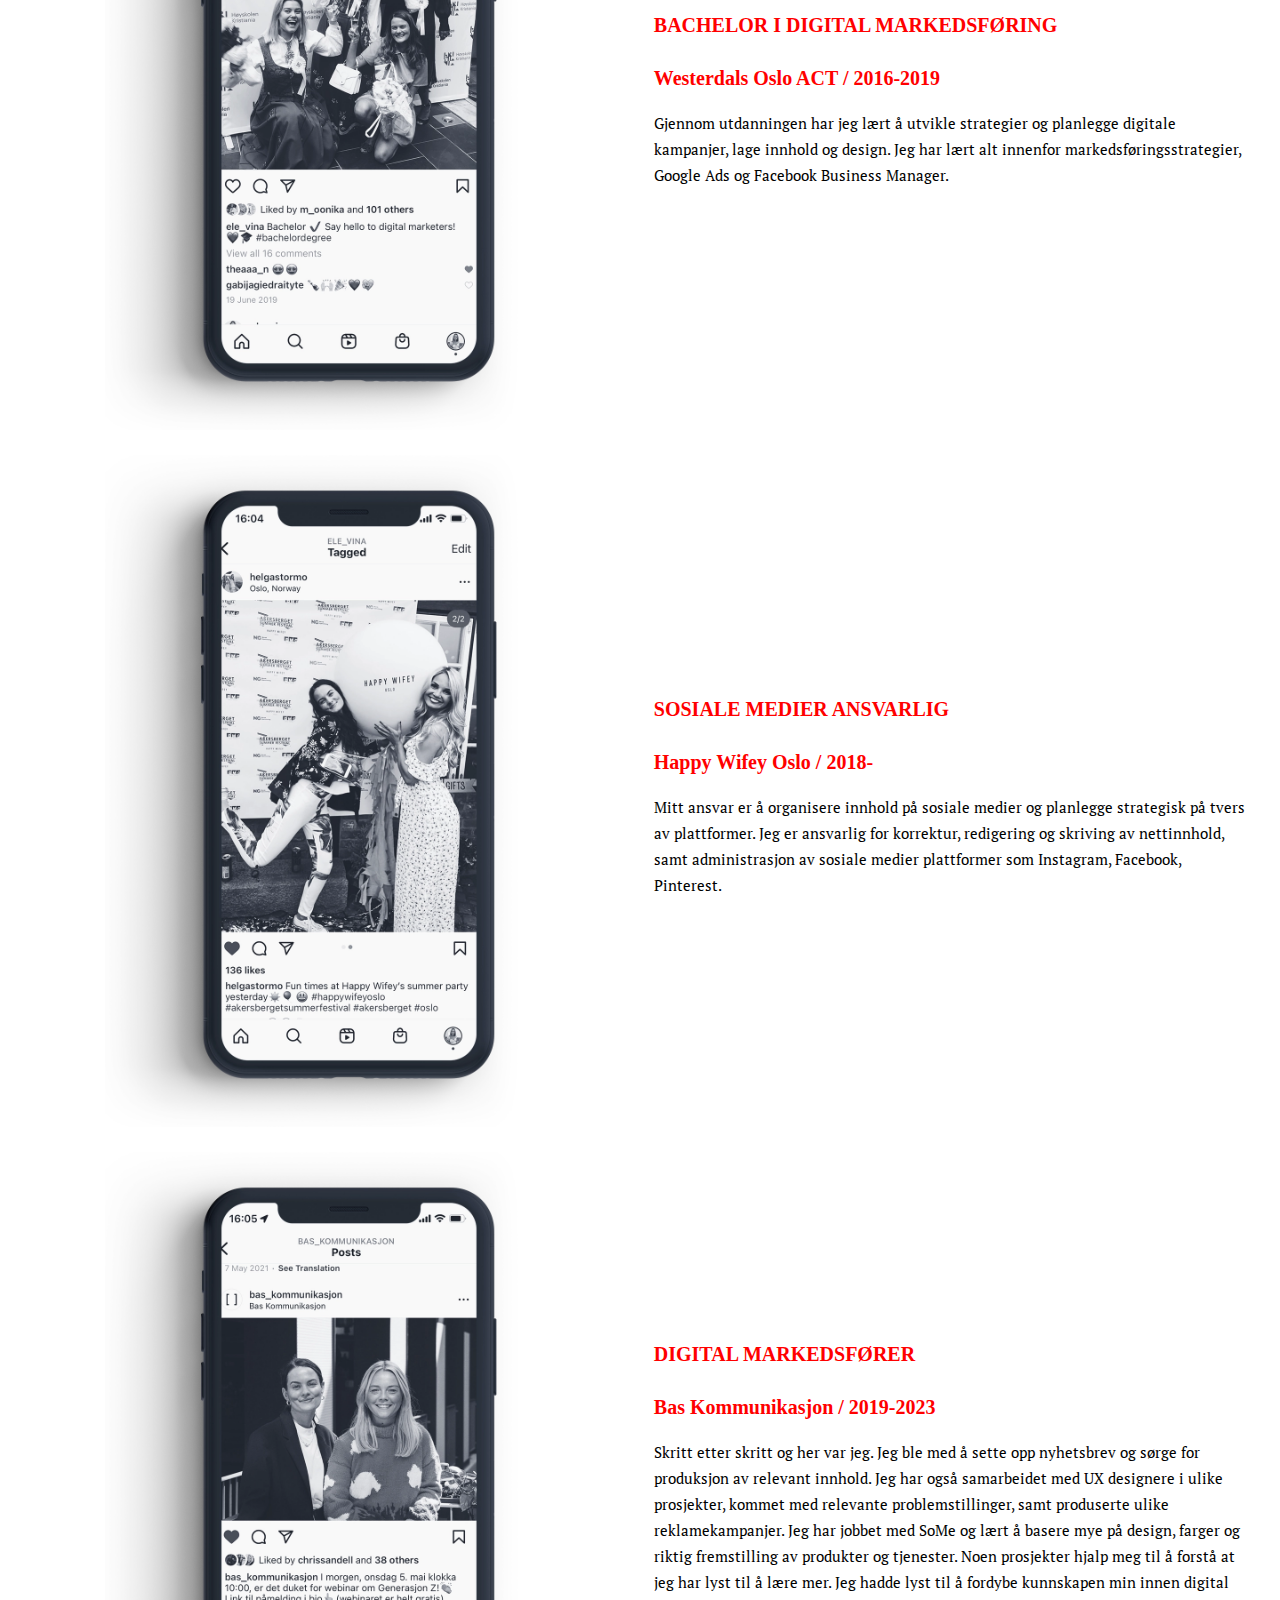
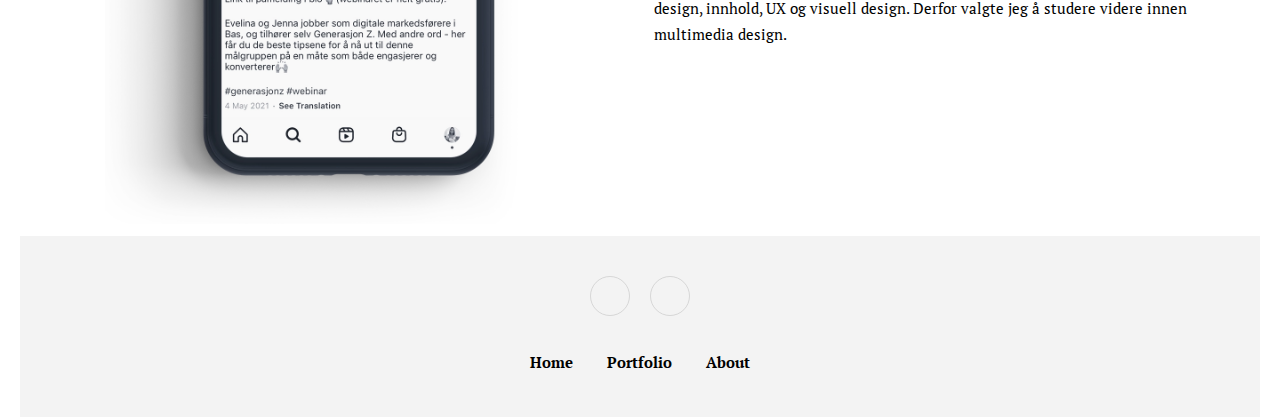
<file: ommeg.html>
<!DOCTYPE html>
<html lang="nb">
<head>
    <meta charset="UTF-8">
    <meta http-equiv="X-UA-Compatible" content="IE=edge">
    <meta name="viewport" content="width=device-width, initial-scale=1.0">
    <link rel="stylesheet" href="style.css">
    <link rel="preconnect" href="https://fonts.googleapis.com">
    <link rel="preconnect" href="https://fonts.gstatic.com" crossorigin>
    <link href="https://fonts.googleapis.com/css2?family=Source+Serif+Pro:wght@700&display=swap" rel="stylesheet">
    <link rel="preconnect" href="https://fonts.googleapis.com">
<link rel="preconnect" href="https://fonts.gstatic.com" crossorigin>
<link href="https://fonts.googleapis.com/css2?family=PT+Serif&display=swap" rel="stylesheet">
<link rel="stylesheet" href="https://cdnjs.cloudflare.com/ajax/libs/font-awesome/6.2.1/css/all.min.css" integrity="sha512-MV7K8+y+gLIBoVD59lQIYicR65iaqukzvf/nwasF0nqhPay5w/9lJmVM2hMDcnK1OnMGCdVK+iQrJ7lzPJQd1w==" crossorigin="anonymous" referrerpolicy="no-referrer">
<link rel="icon" type="image/x-icon" href="img/favicon.ico">
    <title>Om meg</title>
</head>

<body>

    <header>
        <nav class="navbar">
            
            <ul class="nav-menu">
              <li class="nav-item">
                <a class="nav-link" href="index.html">FORSIDE</a>
              </li>
              <li class="nav-item">
                <a class="nav-link" href="minportfolio.html">MIN PORTFOLIO</a>
              </li>
              <li class="nav-item">
                <a class="nav-link" href="ommeg.html">OM MEG</a>
              </li>
              
            </ul>
            <div class="hamburger">
              <span class="bar1"></span>
              <span class="bar2"></span>
              <span class="bar3"></span>
            </div>
          </nav>
    </header>

    <div class="hero-image3">
      <div class="hero-text">
        <h1>HVORFOR DESIGN?</h1>
        <h2>EVELINA PILIBAITYTE</h2>
      </div>
    </div>

    <div class="tekst_ommeg">
      <h6>Da jeg var liten, gikk bestemoren min i fargerike klær. Hun hadde grønne øredobber og lyserød jakke. Når jeg ble større, fikk jeg mitt første lyserød sett. Plutselig var jeg også en del av den fargerike verden. Farger ble en viktig del av mitt liv.
      Tiden gikk, jeg fikk flere fargerike klær og ble mer interessert i farger og former rundt meg. Jeg fikk lyst til å lære meg Photoshop og redigere videoer av mine venner. Etterhvert fikk jeg lyst til å lære mer, måske Indesign? 
      Det er sånn jeg forsto at jeg er interessert i design verden. Skritt etter skritt og her er jeg. Studerer multimediedesign i en av de fineste byene, København.</h6>
          </div>
         

    <div class="row">
      <div class="left_ommeg">
          <img class="image_ommeg" src="img/ommegbachelor.webp" alt="ommeg">
      </div>

      <div class="right">
          <div class="content">
              <h4>BACHELOR I DIGITAL MARKEDSFØRING</h4>
              <h5>Westerdals Oslo ACT / 2016-2019</h5>
              <p>  Gjennom utdanningen har jeg lært å utvikle strategier og planlegge digitale kampanjer, lage innhold og design. Jeg har lært alt innenfor markedsføringsstrategier, Google Ads og Facebook Business Manager.
                 </p>
              
          </div>
      </div>
  </div>

  <div class="row">
    <div class="left_ommeg">
        <img class="image_ommeg" src="img/ommeghappywifey.webp" alt="happywifey">
    </div>

    <div class="right">
        <div class="content">
          <h4>SOSIALE MEDIER ANSVARLIG</h4>
          <h5>Happy Wifey Oslo / 2018-</h5>
          <p>  Mitt ansvar er å organisere innhold på sosiale medier og planlegge strategisk på tvers av plattformer. Jeg er ansvarlig for korrektur, redigering og skriving av nettinnhold, samt administrasjon av sosiale medier plattformer som Instagram, Facebook, Pinterest. 
             </p>
        </div>
    </div>
</div>
 
<div class="row">
  <div class="left_ommeg">
      <img class="image_ommeg" src="img/ommegbaskom.webp" alt="BasKommunikasjon">
  </div>

  <div class="right">
      <div class="content">
        <h4>DIGITAL MARKEDSFØRER</h4>
        <h5>Bas Kommunikasjon / 2019-2023</h5>
        <p>  Skritt etter skritt og her var jeg. Jeg ble med å sette opp nyhetsbrev og sørge for produksjon av relevant innhold. Jeg har også  samarbeidet med UX designere i ulike prosjekter, kommet med relevante problemstillinger, samt produserte ulike reklamekampanjer. Jeg har jobbet med SoMe og lært å basere mye på design, farger og riktig fremstilling av produkter og tjenester. Noen prosjekter hjalp meg til å forstå at jeg har lyst til å lære mer. Jeg hadde lyst til å fordybe kunnskapen min innen digital design, innhold, UX og visuell design. Derfor valgte jeg å studere videre innen multimedia design.  
           </p>
      </div>
  </div>
</div>

<footer> 

  <div class="footer">
  
      <div class="social">
          <a href="https://www.facebook.com/evelinapilibaityte/"><i class="fab fa-facebook"></i></a> 
          <a href="https://www.instagram.com/ele_vina/"><i class="fab fa-instagram"></i></a> 
      </div>

      <ul class="list">
          <li>
              <a href="index.html">Home</a>
          </li>
          <li>
              <a href="minportfolio.html">Portfolio</a>
          </li>
          <li>
              <a href="ommeg.html">About</a>
          </li>
      </ul>
    </div>
  
  
      </footer>





   
    <script src="menu.js"></script>
    </body>
</file>
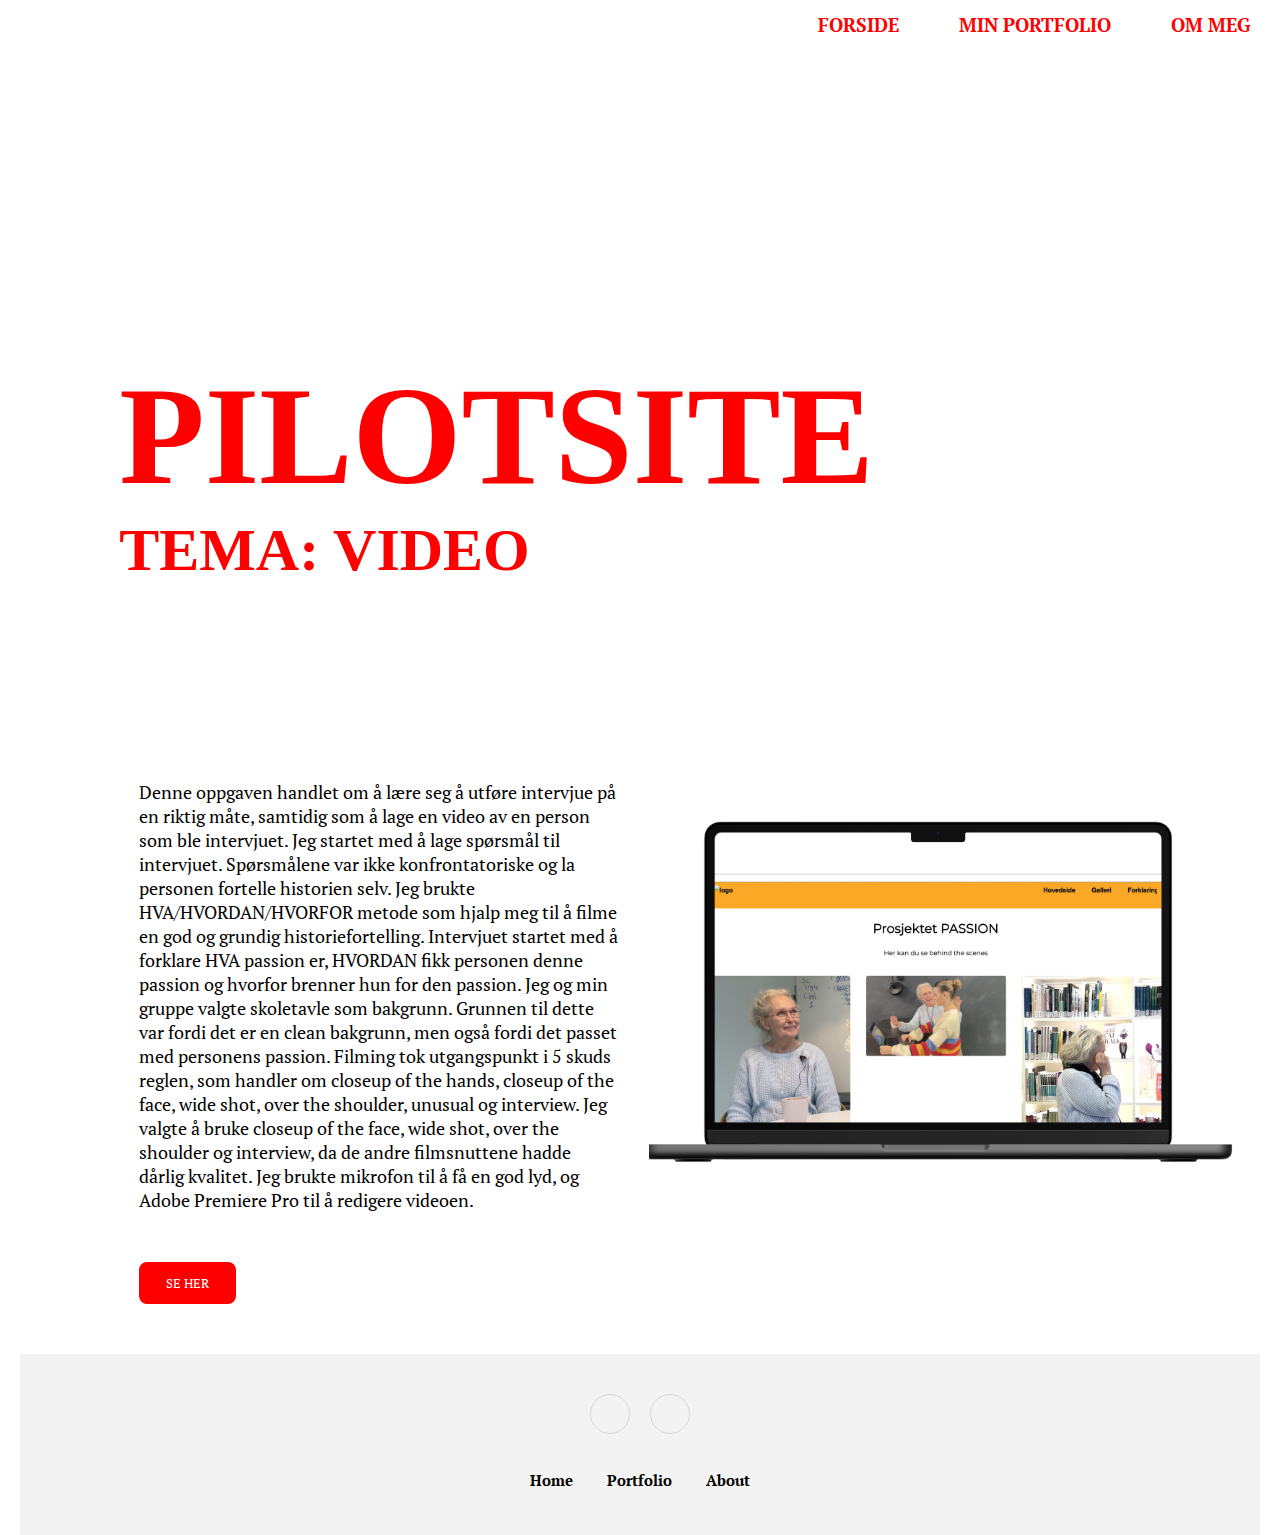
<file: pilotsite.html>
<!DOCTYPE html>
<html lang="nb">
<head>
    <meta charset="UTF-8">
    <meta http-equiv="X-UA-Compatible" content="IE=edge">
    <meta name="viewport" content="width=device-width, initial-scale=1.0">
    <link rel="stylesheet" href="style.css">
    <link rel="preconnect" href="https://fonts.googleapis.com">
    <link rel="preconnect" href="https://fonts.gstatic.com" crossorigin>
    <link href="https://fonts.googleapis.com/css2?family=Source+Serif+Pro:wght@700&display=swap" rel="stylesheet">
    <link rel="preconnect" href="https://fonts.googleapis.com">
<link rel="preconnect" href="https://fonts.gstatic.com" crossorigin>
<link href="https://fonts.googleapis.com/css2?family=PT+Serif&display=swap" rel="stylesheet">
<link rel="stylesheet" href="https://cdnjs.cloudflare.com/ajax/libs/font-awesome/6.2.1/css/all.min.css" integrity="sha512-MV7K8+y+gLIBoVD59lQIYicR65iaqukzvf/nwasF0nqhPay5w/9lJmVM2hMDcnK1OnMGCdVK+iQrJ7lzPJQd1w==" crossorigin="anonymous" referrerpolicy="no-referrer">
<link rel="icon" type="image/x-icon" href="img/favicon.ico">
    <title>Pilotsite </title>
</head>
<body>


    <header>
        <nav class="navbar">
            
            <ul class="nav-menu">
              <li class="nav-item">
                <a class="nav-link" href="index.html">FORSIDE</a>
              </li>
              <li class="nav-item">
                <a class="nav-link" href="minportfolio.html">MIN PORTFOLIO</a>
              </li>
              <li class="nav-item">
                <a class="nav-link" href="ommeg.html">OM MEG</a>
              </li>
              
            </ul>
            <div class="hamburger">
              <span class="bar1"></span>
              <span class="bar2"></span>
              <span class="bar3"></span>
            </div>
          </nav>
    </header>

<main>
    <div class="text_tittel">PILOTSITE</div>
    <div class="text_tittel2">TEMA: VIDEO</div>

    <div class="grid_1_1_tema">

        <div class="left">
            <div class="content">
                <p> Denne oppgaven handlet om å lære seg å utføre intervjue på en riktig måte, samtidig som å lage en video av en person som ble intervjuet. Jeg startet med å lage spørsmål til intervjuet. Spørsmålene var ikke konfrontatoriske og la personen fortelle historien selv. Jeg brukte HVA/HVORDAN/HVORFOR metode som hjalp meg til å filme en god og grundig historiefortelling. Intervjuet startet med å forklare HVA passion er, HVORDAN fikk personen denne passion og hvorfor brenner hun for den passion.
                    Jeg og min gruppe valgte skoletavle som bakgrunn. Grunnen til dette var fordi det er en clean bakgrunn, men også fordi det passet med personens passion. Filming tok utgangspunkt i 5 skuds reglen, som handler om closeup of the hands, closeup of the face, wide shot, over the shoulder, unusual og interview. Jeg valgte å bruke closeup of the face, wide shot, over the shoulder og interview, da de andre filmsnuttene hadde dårlig kvalitet. Jeg brukte mikrofon til å få en god lyd, og Adobe Premiere Pro til å redigere videoen. </p>
                
                <form style="display: inline" action="https://evelinap.dk/kea/05_indhold/pilotsite/" target="_blank" method="get">
                    <button class="slide_from_left">SE HER</button>
                  </form>
            </div>
        </div>
        <div class="right">
            <img src="img/Pilotsitemockupmedfarger.webp" alt="pilotsite">
        </div>

    </div>
    
   

</main> 

<footer> 

    <div class="footer">
    
        <div class="social">
            <a href="https://www.facebook.com/evelinapilibaityte/"><i class="fab fa-facebook"></i></a> 
            <a href="https://www.instagram.com/ele_vina/"><i class="fab fa-instagram"></i></a> 
        </div>

        <ul class="list">
            <li>
                <a href="index.html">Home</a>
            </li>
            <li>
                <a href="minportfolio.html">Portfolio</a>
            </li>
            <li>
                <a href="ommeg.html">About</a>
            </li>
        </ul>
    </div>
    
    
        </footer>



    <script src="menu.js"></script>
    </body>
</file>
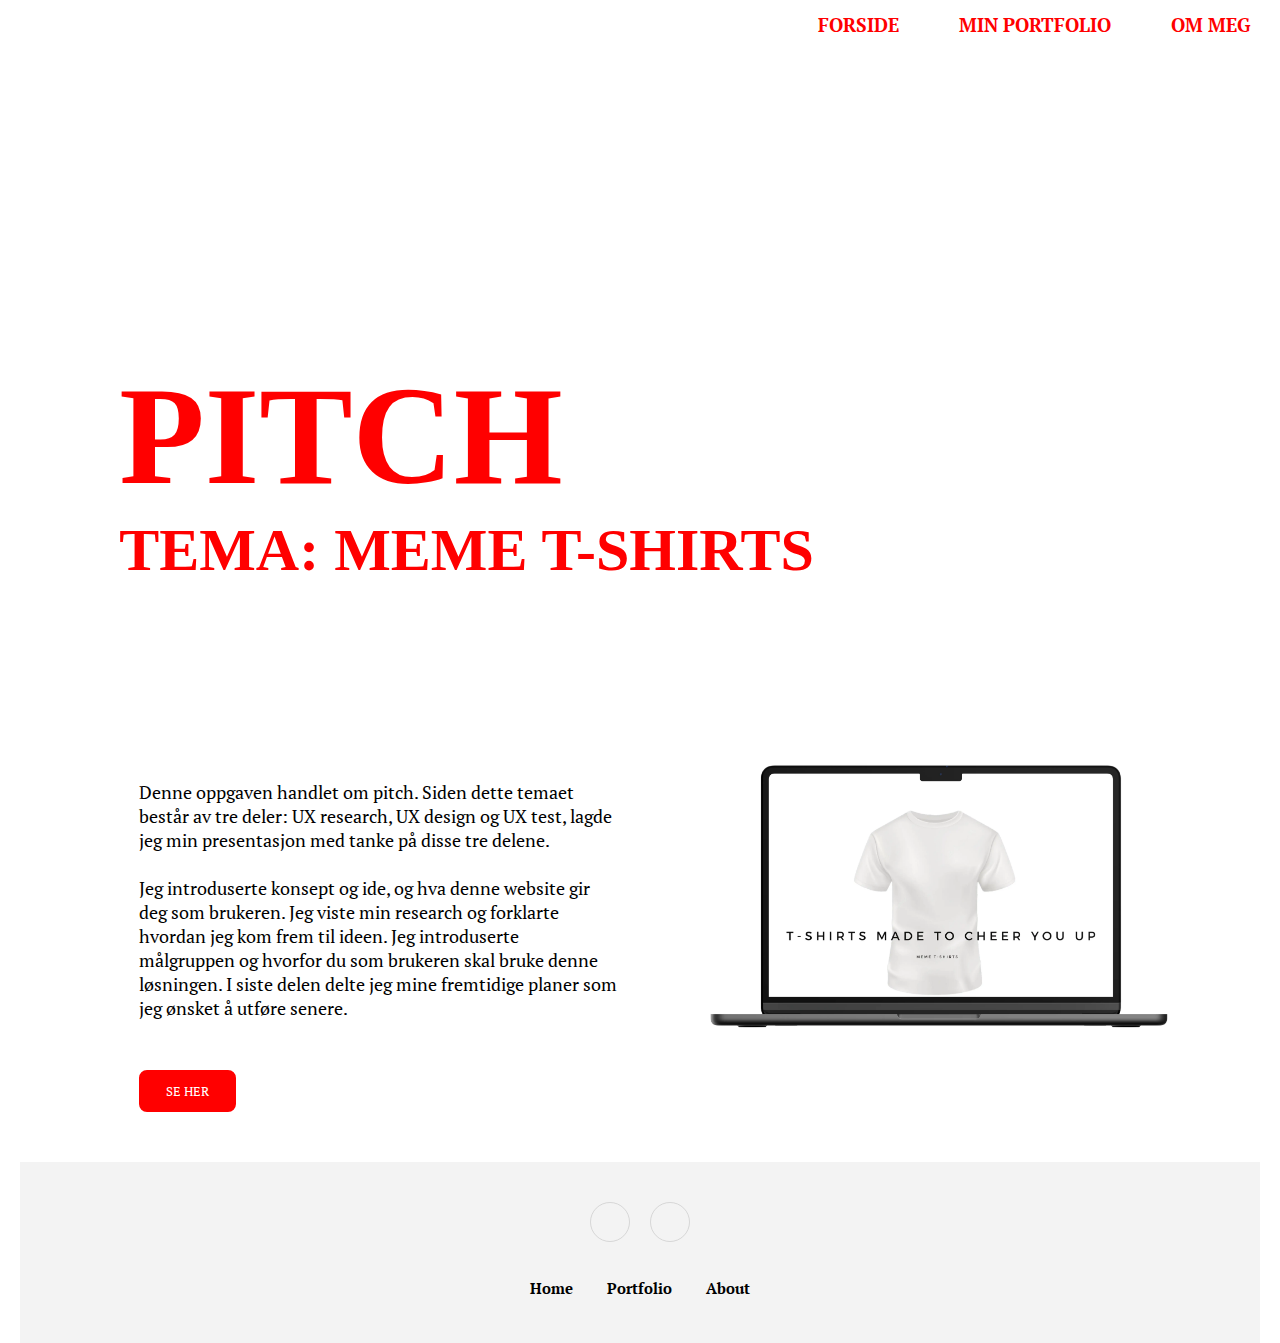
<file: pitch.html>
<!DOCTYPE html>
<html lang="nb">
<head>
    <meta charset="UTF-8">
    <meta http-equiv="X-UA-Compatible" content="IE=edge">
    <meta name="viewport" content="width=device-width, initial-scale=1.0">
    <link rel="stylesheet" href="style.css">
    <link rel="preconnect" href="https://fonts.googleapis.com">
    <link rel="preconnect" href="https://fonts.gstatic.com" crossorigin>
    <link href="https://fonts.googleapis.com/css2?family=Source+Serif+Pro:wght@700&display=swap" rel="stylesheet">
    <link rel="preconnect" href="https://fonts.googleapis.com">
<link rel="preconnect" href="https://fonts.gstatic.com" crossorigin>
<link href="https://fonts.googleapis.com/css2?family=PT+Serif&display=swap" rel="stylesheet">
<link rel="stylesheet" href="https://cdnjs.cloudflare.com/ajax/libs/font-awesome/6.2.1/css/all.min.css" integrity="sha512-MV7K8+y+gLIBoVD59lQIYicR65iaqukzvf/nwasF0nqhPay5w/9lJmVM2hMDcnK1OnMGCdVK+iQrJ7lzPJQd1w==" crossorigin="anonymous" referrerpolicy="no-referrer">
<link rel="icon" type="image/x-icon" href="img/favicon.ico">
    <title>Pitch </title>
</head>
<body>


    <header>
        <nav class="navbar">
            
            <ul class="nav-menu">
              <li class="nav-item">
                <a class="nav-link" href="index.html">FORSIDE</a>
              </li>
              <li class="nav-item">
                <a class="nav-link" href="minportfolio.html">MIN PORTFOLIO</a>
              </li>
              <li class="nav-item">
                <a class="nav-link" href="ommeg.html">OM MEG</a>
              </li>
              
            </ul>
            <div class="hamburger">
              <span class="bar1"></span>
              <span class="bar2"></span>
              <span class="bar3"></span>
            </div>
          </nav>
    </header>

<main>
    <div class="text_tittel">PITCH</div>
    <div class="text_tittel2">TEMA: MEME T-SHIRTS</div>

    <div class="grid_1_1_tema">

        <div class="left">
            <div class="content">
                <p> Denne oppgaven handlet om pitch. Siden dette temaet består av tre deler: UX research, UX design og UX test, lagde jeg min presentasjon med tanke på disse tre delene. 
                    <br> <br>Jeg introduserte konsept og ide, og hva denne website gir deg som brukeren. Jeg viste min research og forklarte hvordan jeg kom frem til ideen. Jeg introduserte målgruppen og hvorfor du som brukeren skal bruke denne løsningen. I siste delen delte jeg mine fremtidige planer som jeg ønsket å utføre senere. </p>
                <form style="display: inline" action="https://drive.google.com/file/d/12-aLR3iVnVM0tMEYsyj5i8POclc9I78k/view?usp=sharing" target="_blank" method="get">
                    <button class="slide_from_left">SE HER</button>
                  </form>
            </div>
        </div>
        <div class="right">
            <img src="img/pitchmockup.webp" alt="pitch">
        </div>

    </div>
      

</main> 

<footer> 

    <div class="footer">
    
        <div class="social">
            <a href="https://www.facebook.com/evelinapilibaityte/"><i class="fab fa-facebook"></i></a> 
            <a href="https://www.instagram.com/ele_vina/"><i class="fab fa-instagram"></i></a> 
        </div>

        <ul class="list">
            <li>
                <a href="index.html">Home</a>
            </li>
            <li>
                <a href="minportfolio.html">Portfolio</a>
            </li>
            <li>
                <a href="ommeg.html">About</a>
            </li>
        </ul>
    </div>
    
    
        </footer>



    <script src="menu.js"></script>
    </body>
</file>
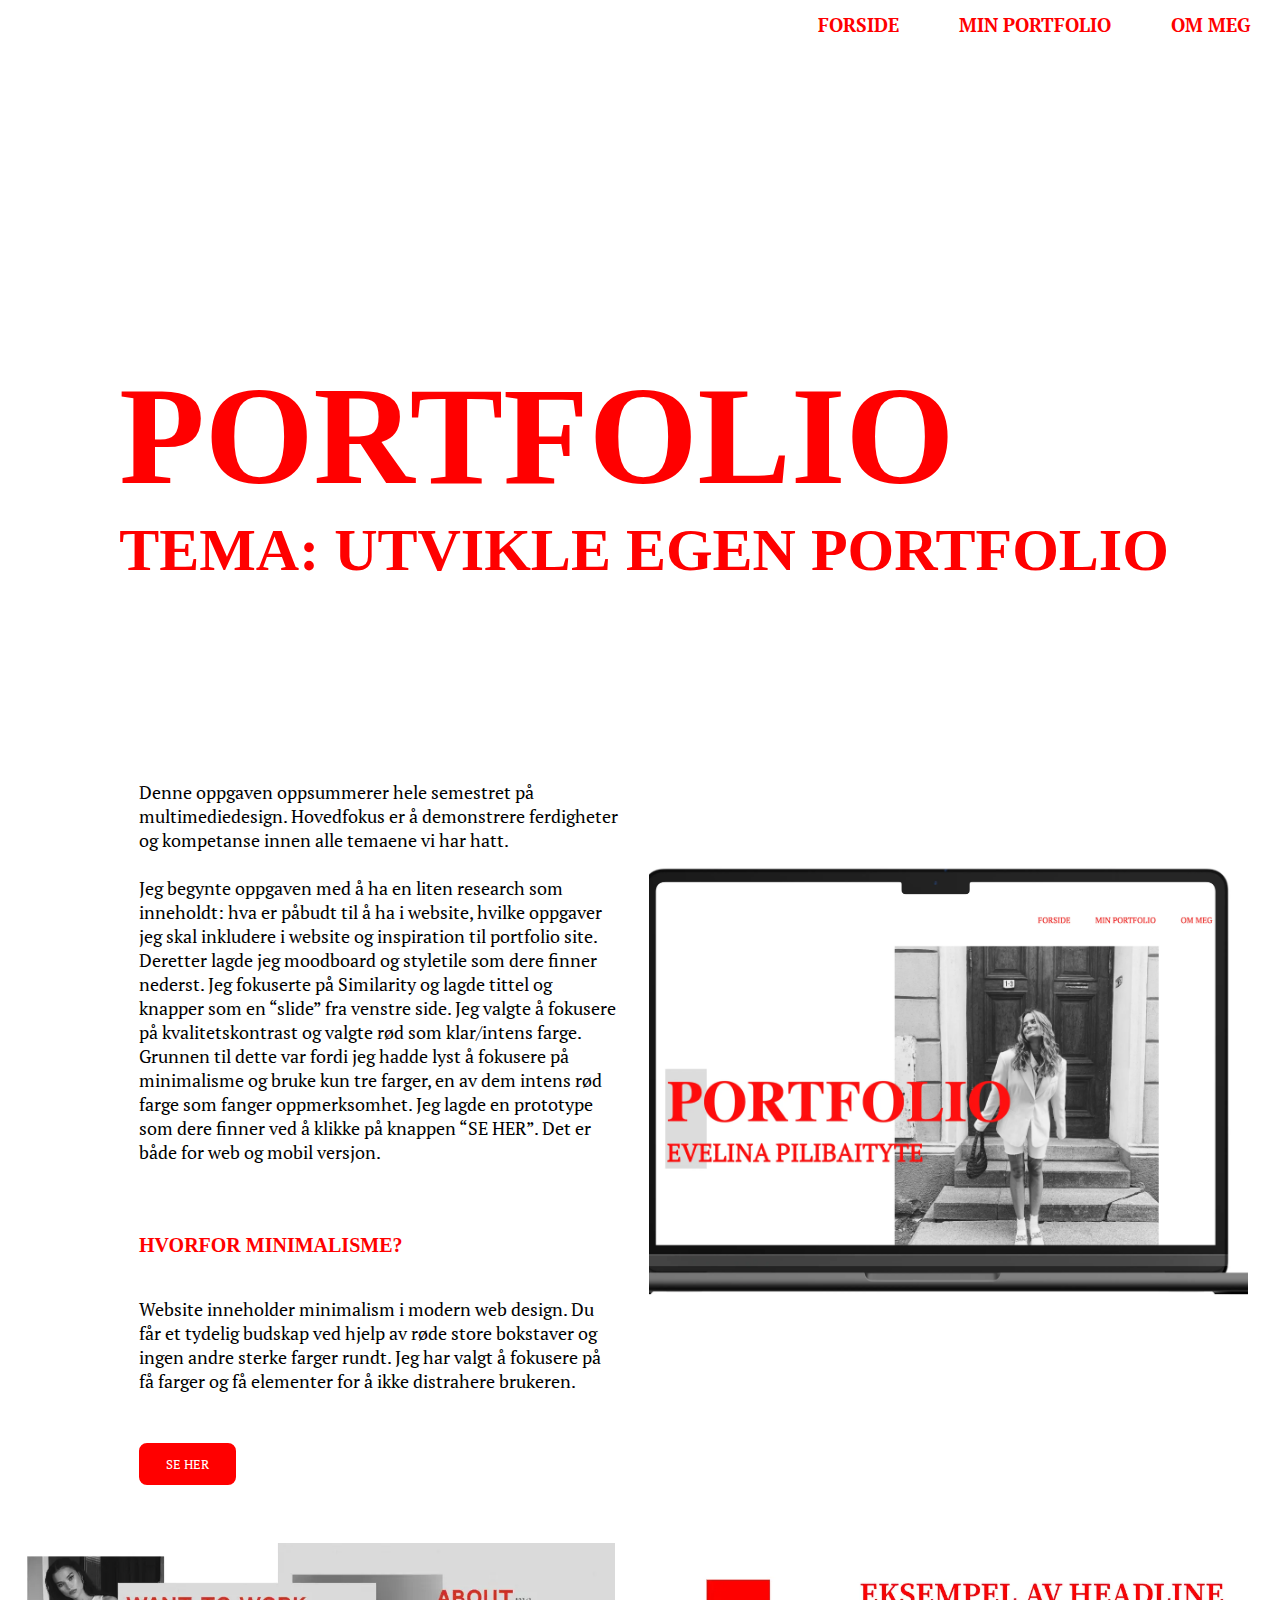
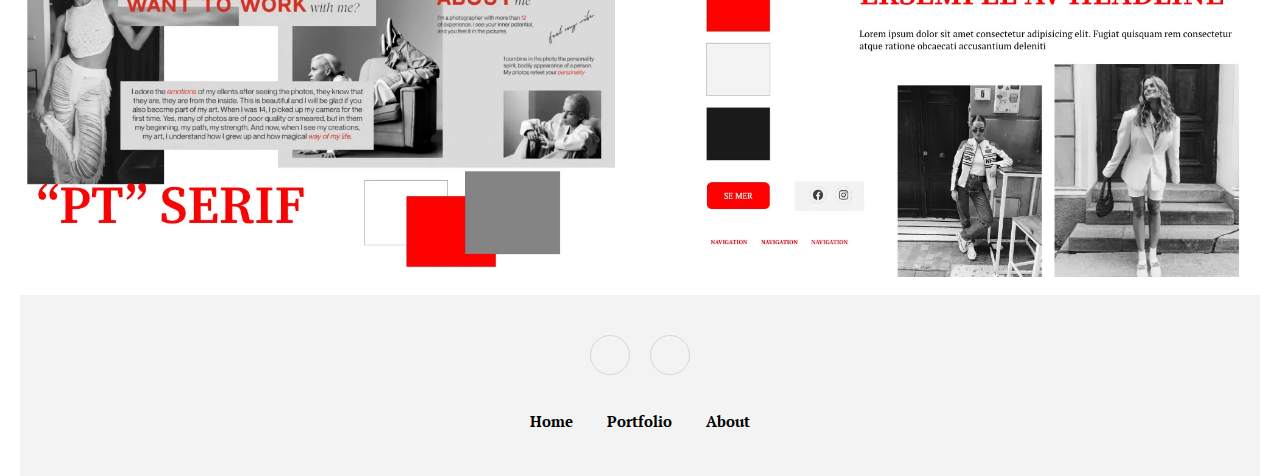
<file: portfolio.html>
<!DOCTYPE html>
<html lang="nb">
<head>
    <meta charset="UTF-8">
    <meta http-equiv="X-UA-Compatible" content="IE=edge">
    <meta name="viewport" content="width=device-width, initial-scale=1.0">
    <link rel="stylesheet" href="style.css">
    <link rel="preconnect" href="https://fonts.googleapis.com">
    <link rel="preconnect" href="https://fonts.gstatic.com" crossorigin>
    <link href="https://fonts.googleapis.com/css2?family=Source+Serif+Pro:wght@700&display=swap" rel="stylesheet">
    <link rel="preconnect" href="https://fonts.googleapis.com">
<link rel="preconnect" href="https://fonts.gstatic.com" crossorigin>
<link href="https://fonts.googleapis.com/css2?family=PT+Serif&display=swap" rel="stylesheet">
<link rel="stylesheet" href="https://cdnjs.cloudflare.com/ajax/libs/font-awesome/6.2.1/css/all.min.css" integrity="sha512-MV7K8+y+gLIBoVD59lQIYicR65iaqukzvf/nwasF0nqhPay5w/9lJmVM2hMDcnK1OnMGCdVK+iQrJ7lzPJQd1w==" crossorigin="anonymous" referrerpolicy="no-referrer">
<link rel="icon" type="image/x-icon" href="img/favicon.ico">
    <title>Portfolio </title>
</head>
<body>


    <header>
        <nav class="navbar">
            
            <ul class="nav-menu">
              <li class="nav-item">
                <a class="nav-link" href="index.html">FORSIDE</a>
              </li>
              <li class="nav-item">
                <a class="nav-link" href="minportfolio.html">MIN PORTFOLIO</a>
              </li>
              <li class="nav-item">
                <a class="nav-link" href="ommeg.html">OM MEG</a>
              </li>
              
            </ul>
            <div class="hamburger">
              <span class="bar1"></span>
              <span class="bar2"></span>
              <span class="bar3"></span>
            </div>
          </nav>
    </header>

<main>
    <div class="text_tittel">PORTFOLIO</div>
    <div class="text_tittel2">TEMA: UTVIKLE EGEN PORTFOLIO</div>

    <div class="grid_1_1_tema">

        <div class="left">
            <div class="content">
                <p> Denne oppgaven oppsummerer hele semestret på multimediedesign. Hovedfokus er å demonstrere ferdigheter og kompetanse innen alle temaene vi har hatt. 

                    <br> <br>Jeg begynte oppgaven med å ha en liten research som inneholdt: hva er påbudt til å ha i website, hvilke oppgaver jeg skal inkludere i website og inspiration til portfolio site. Deretter lagde jeg moodboard og styletile som dere finner nederst. Jeg fokuserte på Similarity og lagde tittel og knapper som en “slide” fra venstre side. Jeg valgte å fokusere på kvalitetskontrast og valgte rød som klar/intens farge. Grunnen til dette var fordi jeg hadde lyst å fokusere på minimalisme og bruke kun tre farger, en av dem intens rød farge som fanger oppmerksomhet. Jeg lagde en prototype som dere finner ved å klikke på knappen “SE HER”. Det er både for web og mobil versjon.
                    </p>
                    <h5>HVORFOR MINIMALISME?</h5>
        <p>Website inneholder minimalism i modern web design. Du får et tydelig budskap ved hjelp av røde store bokstaver og ingen andre sterke farger rundt. Jeg har valgt å fokusere på få farger og få elementer for å ikke distrahere brukeren. </p>
                
                <form style="display: inline" action="https://xd.adobe.com/view/43126a88-6c97-4fc3-9cb6-fe427d600ef2-1641/" target="_blank" method="get">
                    <button class="slide_from_left">SE HER</button>
                  </form>
            </div>
        </div>
        <div class="right">
            <img src="img/portfoliomockup.webp" alt="portfolio">
        </div>

    </div>
      
    <div class="grid_1-1-images">
        <img class="img" src="img/portfoliomoodboard.webp" alt="moodboard">
        <img class="img" src="img/portfoliostyletile.webp" alt="styletile">
    </div>
</main> 

<footer> 

    <div class="footer">
    
        <div class="social">
            <a href="https://www.facebook.com/evelinapilibaityte/"><i class="fab fa-facebook"></i></a> 
            <a href="https://www.instagram.com/ele_vina/"><i class="fab fa-instagram"></i></a> 
        </div>

        <ul class="list">
            <li>
                <a href="index.html">Home</a>
            </li>
            <li>
                <a href="minportfolio.html">Portfolio</a>
            </li>
            <li>
                <a href="ommeg.html">About</a>
            </li>
        </ul>
    </div>
    
    
        </footer>



    <script src="menu.js"></script>
    </body>
</file>
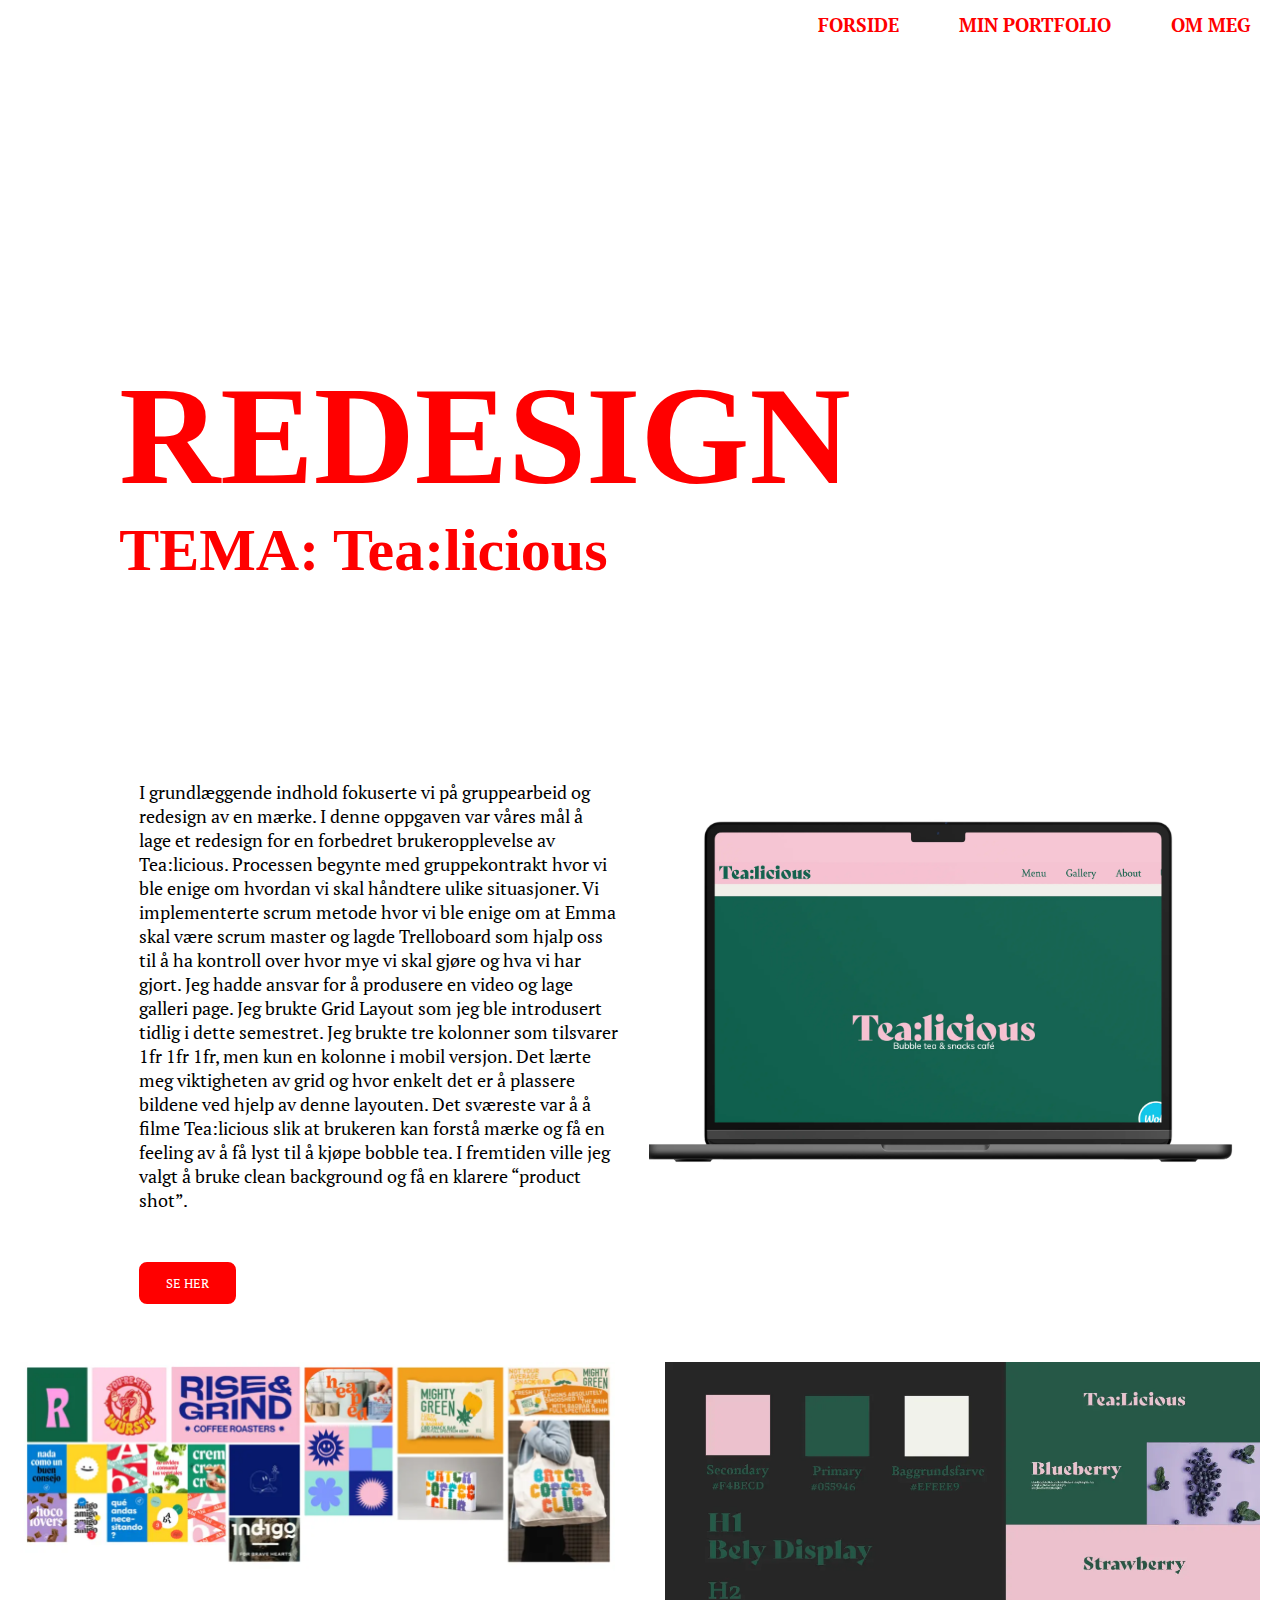
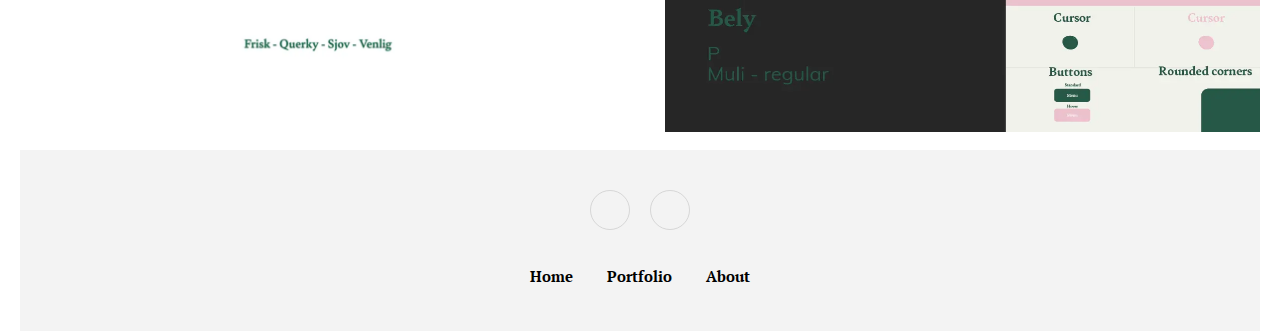
<file: redesign.html>
<!DOCTYPE html>
<html lang="nb">
<head>
    <meta charset="UTF-8">
    <meta http-equiv="X-UA-Compatible" content="IE=edge">
    <meta name="viewport" content="width=device-width, initial-scale=1.0">
    <link rel="stylesheet" href="style.css">
    <link rel="preconnect" href="https://fonts.googleapis.com">
    <link rel="preconnect" href="https://fonts.gstatic.com" crossorigin>
    <link href="https://fonts.googleapis.com/css2?family=Source+Serif+Pro:wght@700&display=swap" rel="stylesheet">
    <link rel="preconnect" href="https://fonts.googleapis.com">
<link rel="preconnect" href="https://fonts.gstatic.com" crossorigin>
<link href="https://fonts.googleapis.com/css2?family=PT+Serif&display=swap" rel="stylesheet">
<link rel="stylesheet" href="https://cdnjs.cloudflare.com/ajax/libs/font-awesome/6.2.1/css/all.min.css" integrity="sha512-MV7K8+y+gLIBoVD59lQIYicR65iaqukzvf/nwasF0nqhPay5w/9lJmVM2hMDcnK1OnMGCdVK+iQrJ7lzPJQd1w==" crossorigin="anonymous" referrerpolicy="no-referrer">
<link rel="icon" type="image/x-icon" href="img/favicon.ico">
    <title>Redesign og temadokumentation</title>
</head>
<body>


    <header>
        <nav class="navbar">
            
            <ul class="nav-menu">
              <li class="nav-item">
                <a class="nav-link" href="index.html">FORSIDE</a>
              </li>
              <li class="nav-item">
                <a class="nav-link" href="minportfolio.html">MIN PORTFOLIO</a>
              </li>
              <li class="nav-item">
                <a class="nav-link" href="ommeg.html">OM MEG</a>
              </li>
              
            </ul>
            <div class="hamburger">
              <span class="bar1"></span>
              <span class="bar2"></span>
              <span class="bar3"></span>
            </div>
          </nav>
    </header>

<main>
    <div class="text_tittel">REDESIGN</div>
    <div class="text_tittel2">TEMA: Tea:licious</div>

    <div class="grid_1_1_tema">

        <div class="left">
            <div class="content">
                <p> I grundlæggende indhold fokuserte vi på gruppearbeid og redesign av en mærke. I denne oppgaven var våres mål å lage et redesign for en forbedret brukeropplevelse av Tea:licious. Processen begynte med gruppekontrakt hvor vi ble enige om hvordan vi skal håndtere ulike situasjoner. Vi implementerte scrum metode hvor vi ble enige om at Emma skal være scrum master og lagde Trelloboard som hjalp oss til å ha kontroll over hvor mye vi skal gjøre og hva vi har gjort. Jeg hadde ansvar for å produsere en video og lage galleri page. Jeg brukte Grid Layout som jeg ble introdusert tidlig i dette semestret. Jeg brukte tre kolonner som tilsvarer 1fr 1fr 1fr, men kun en kolonne i mobil versjon. Det lærte meg viktigheten av grid og hvor enkelt det er å plassere bildene ved hjelp av denne layouten. Det sværeste var å å filme Tea:licious slik at brukeren kan forstå mærke og få en feeling av å få lyst til å kjøpe bobble tea. I fremtiden ville jeg valgt å bruke clean background og få en klarere “product shot”.
                    </p>
                
                    <form style="display: inline" action="https://juli81n7.github.io/tealicious/" target="_blank" method="get">
                        <button class="slide_from_left">SE HER</button>
                      </form>
            </div>
            
        </div>
        <div class="right">
            <img src="img/redesignmockup.webp" alt="redesign">
        </div>

    </div>

    <div class="grid_1-1-images">
        <img class="img" src="img/Redesignmoodboard.webp" alt="moodboard">
        <img class="img" src="img/Redesignstyletile.webp" alt="styletile">
    </div>
   
</main> 

<footer> 

    <div class="footer">
    
        <div class="social">
            <a href="https://www.facebook.com/evelinapilibaityte/"><i class="fab fa-facebook"></i></a> 
            <a href="https://www.instagram.com/ele_vina/"><i class="fab fa-instagram"></i></a> 
        </div>

        <ul class="list">
            <li>
                <a href="index.html">Home</a>
            </li>
            <li>
                <a href="minportfolio.html">Portfolio</a>
            </li>
            <li>
                <a href="ommeg.html">About</a>
            </li>
        </ul>
    </div>
    
    
        </footer>



    <script src="menu.js"></script>
    </body>
</file>
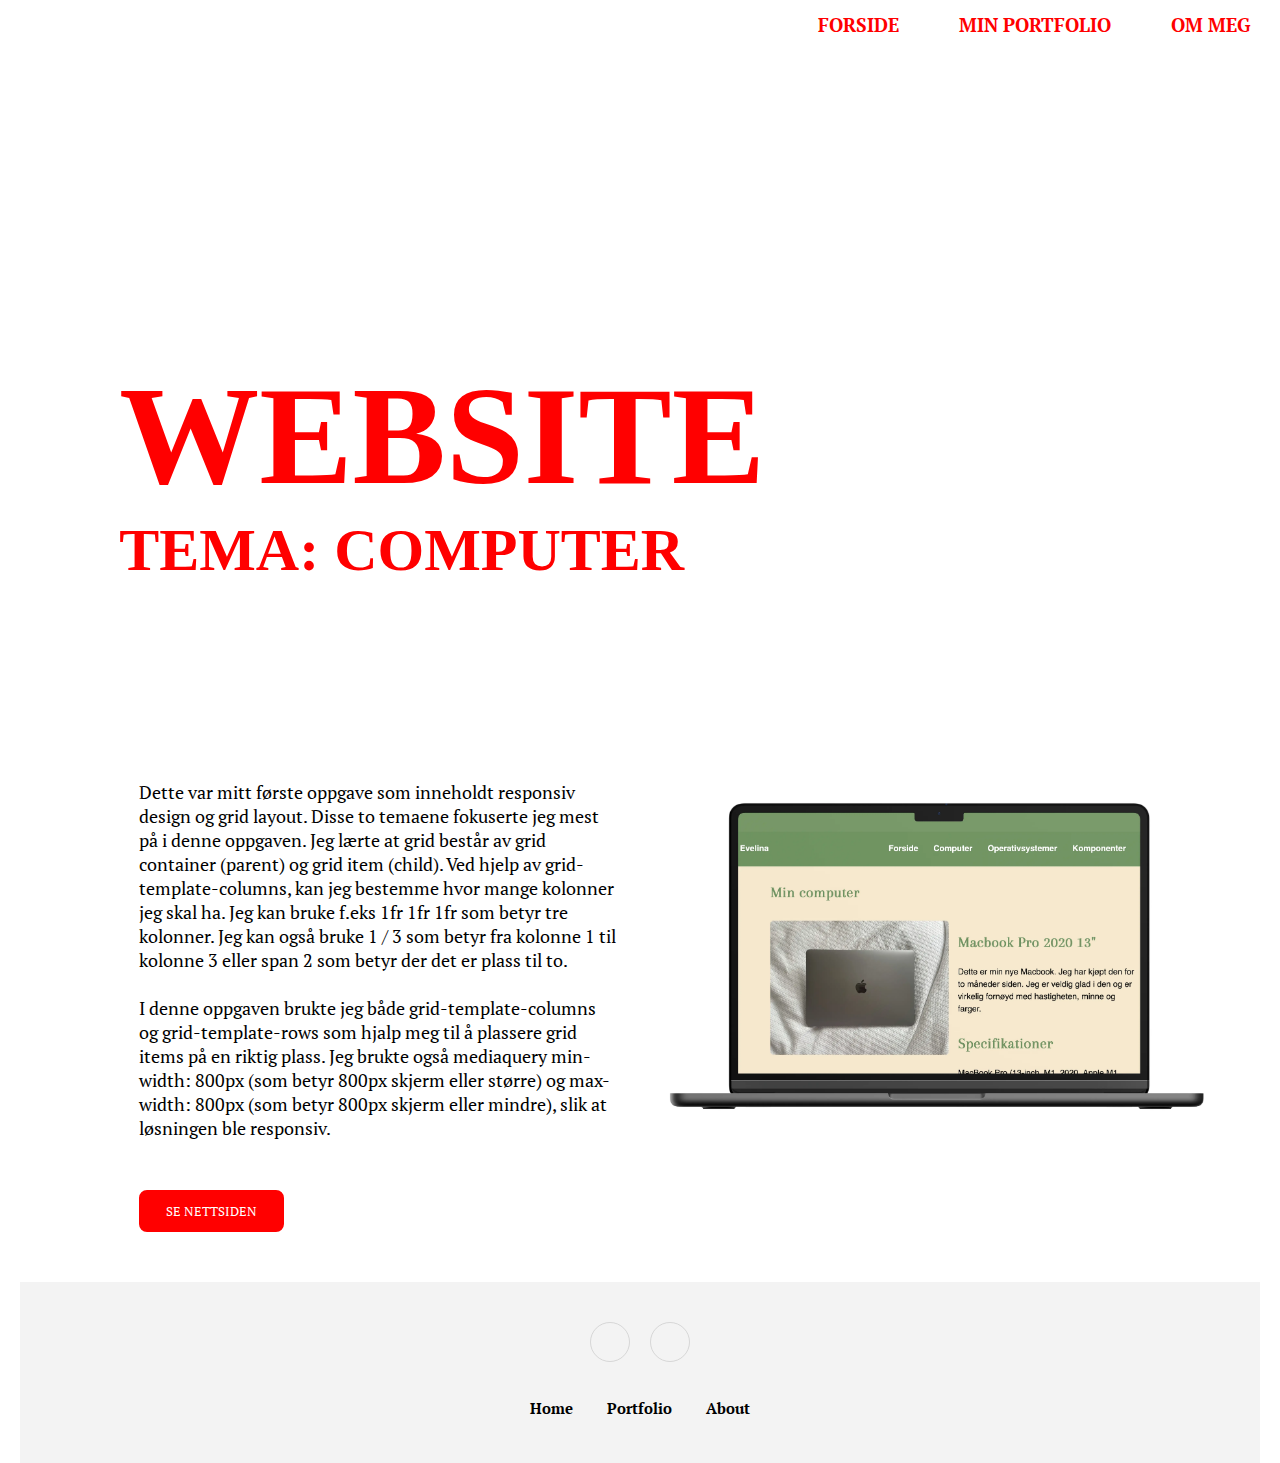
<file: website.html>
<!DOCTYPE html>
<html lang="nb">
<head>
    <meta charset="UTF-8">
    <meta http-equiv="X-UA-Compatible" content="IE=edge">
    <meta name="viewport" content="width=device-width, initial-scale=1.0">
    <link rel="stylesheet" href="style.css">
    <link rel="preconnect" href="https://fonts.googleapis.com">
    <link rel="preconnect" href="https://fonts.gstatic.com" crossorigin>
    <link href="https://fonts.googleapis.com/css2?family=Source+Serif+Pro:wght@700&display=swap" rel="stylesheet">
    <link rel="preconnect" href="https://fonts.googleapis.com">
<link rel="preconnect" href="https://fonts.gstatic.com" crossorigin>
<link href="https://fonts.googleapis.com/css2?family=PT+Serif&display=swap" rel="stylesheet">
<link rel="stylesheet" href="https://cdnjs.cloudflare.com/ajax/libs/font-awesome/6.2.1/css/all.min.css" integrity="sha512-MV7K8+y+gLIBoVD59lQIYicR65iaqukzvf/nwasF0nqhPay5w/9lJmVM2hMDcnK1OnMGCdVK+iQrJ7lzPJQd1w==" crossorigin="anonymous" referrerpolicy="no-referrer">
<link rel="icon" type="image/x-icon" href="img/favicon.ico">
    <title>Emnesite </title>
</head>
<body>


    <header>
        <nav class="navbar">
            
            <ul class="nav-menu">
              <li class="nav-item">
                <a class="nav-link" href="index.html">FORSIDE</a>
              </li>
              <li class="nav-item">
                <a class="nav-link" href="minportfolio.html">MIN PORTFOLIO</a>
              </li>
              <li class="nav-item">
                <a class="nav-link" href="ommeg.html">OM MEG</a>
              </li>
              
            </ul>
            <div class="hamburger">
              <span class="bar1"></span>
              <span class="bar2"></span>
              <span class="bar3"></span>
            </div>
          </nav>
    </header>

<main>
    <div class="text_tittel">WEBSITE</div>
    <div class="text_tittel2">TEMA: COMPUTER</div>

    <div class="grid_1_1_tema">

        <div class="left">
            <div class="content">
                <p> Dette var mitt første oppgave som inneholdt responsiv design og grid layout. Disse to temaene fokuserte jeg mest på i denne oppgaven. Jeg lærte at grid består av grid container (parent) og grid item (child). Ved hjelp av grid-template-columns, kan jeg bestemme hvor mange kolonner jeg skal ha. Jeg kan bruke f.eks 1fr 1fr 1fr som betyr tre kolonner. Jeg kan også bruke 1 / 3 som betyr fra kolonne 1 til kolonne 3 eller span 2 som betyr der det er plass til to. 

                    <br> <br> I denne oppgaven brukte jeg både grid-template-columns og grid-template-rows som hjalp meg til å plassere grid items på en riktig plass. Jeg brukte også mediaquery min-width: 800px (som betyr 800px skjerm eller større) og max-width: 800px (som betyr 800px skjerm eller mindre), slik at løsningen ble responsiv.  </p>
                
                <form style="display: inline" action="https://evelinap.dk/kea/02_web/01_website/website/index.html" target="_blank" method="get">
                    <button class="slide_from_left">SE NETTSIDEN</button>
                  </form>
            </div>
        </div>
        <div class="right">
            <img src="img/websitemockup.webp" alt="website">
        </div>

    </div>
      

</main> 

<footer> 

    <div class="footer">
    
        <div class="social">
            <a href="#"><i class="fab fa-facebook"></i></a> 
            <a href="#"><i class="fab fa-instagram"></i></a> 
        </div>

        <ul class="list">
            <li>
                <a href="#">Home</a>
            </li>
            <li>
                <a href="#">Portfolio</a>
            </li>
            <li>
                <a href="#">About</a>
            </li>
        </ul>
    </div>
    
    
        </footer>



    <script src="menu.js"></script>
    </body>
</file>
<file: style.css>
* {
  padding: 0;
  margin: 0;
  box-sizing: border-box;
}

html {
  --primary: red;
  --secondary: white;
  --background: #efeee9;
  
}

body, html {
  height: 100%;
  padding: 10px;
 
  
}

img {
  width: 100%;
 /* display: block; 
  align-self: stretch;*/
  object-fit: cover;
  margin-bottom: 8px;
  margin-top: 8px;
}


header {
  background-color: white;
  position: fixed;
  width: 100%;
  top: 0;
  z-index: 9999;
}

li {
  list-style: none;
  font-family: 'Source Serif Pro', serif;
  font-weight: 100;
  font-style: normal;
  color: red;
  font-size: 1.2rem;
}

a {
  color: red;
  text-decoration: none;
  font-weight: 100;
  font-style: normal;
  font-size: 1.2rem;
  font-family:'PT Serif', serif ;
  font-weight: bold;
}

a:hover{
  color:black;
}


.navbar {
  min-height: 50px;
  display: flex;
  justify-content: right;
  align-items: center;
  padding: 0 50px;
}

.nav-menu {
  display: flex;
  justify-content: center;
  align-items: center;
  gap: 60px;
  height: 100%;
}


.hamburger {
  display: none;
}

@media (max-width: 800px) {
  .hamburger {
    display: block;
  }

  .bar1 {
    display: block;
    width: 25px;
    height: 3px;
    margin: 5px auto;
    -webkit-transition: all 0.3s ease-in-out;
    transition: all 0.3s ease-in-out;
    background-color: red;
  }
  .bar2 {
    display: block;
    width: 25px;
    height: 3px;
    margin: 5px auto;
    -webkit-transition: all 0.3s ease-in-out;
    transition: all 0.3s ease-in-out;
    background-color: red;
  }
  .bar3 {
    display: block;
    width: 25px;
    height: 3px;
    margin: 5px auto;
    -webkit-transition: all 0.3s ease-in-out;
    transition: all 0.3s ease-in-out;
    background-color: red;
  }

  .bar2.active {
    opacity: 0;
  }

  .bar1.active {
    transform: translateY(8px) rotate(45deg);
  }

  .bar3.active {
    transform: translateY(-8px) rotate(-45deg);
  }

  .nav-menu {
    position: fixed;
    
    left: -100%;
    top: 30px;
    gap: 0;
    flex-direction: column;
    background-color: white;
    width: 100%;
    text-align: center;
  }

  .nav-item {
    margin: 16px;
  }

  .nav-menu.active {
    left: 0;
  }
}
  /* TEKST OG HERO BILDE */

  h1 {
    font-family: serif;
    color: red;
    font-size: 140px;
  }

  h2 {
    font-family: 'PT Serif', serif;
    color: red;
    font-size: 60px;
  
  }

  p {
    font-family: 'PT Serif', serif;
    color: black;
    font-size: 18px;
    padding-bottom: 10px; }

  .hero-image {
    background-image: url(img/new.webp);
    background-position: right;
    height: 95%;
    background-repeat: no-repeat;
    background-size: contain;
    position: relative;
    top: 10%;
    right: 10%;
  }

  .hero-image3 {
    background-image: url(img/ommegselv.webp);
    background-position: right;
    height: 95%;
    background-repeat: no-repeat;
    background-size: contain;
    position: relative;
    top: 10%;
    right: 10%;
  }

  .hero-text {
    text-align: left;
    position: absolute;
    top: 40%;
    left: 15%;
    box-shadow: inset 0 0 0 0 red;
    margin: 0 -.25rem;
    padding: 0 .25rem;
    transition: color .3s ease-in-out, box-shadow .3s ease-in-out;
    font-family: serif;
    color: red;
    font-size: 140px;
    font-weight: bold;
}

.hero-text1{
  font-family: 'PT Serif', serif;
    color: red;
    font-size: 60px;
    text-align: left;
    position: absolute;
    top: 60%;
    left: 15%;
}



@media (max-width: 800px) { 
  .hero-image {
    background-size: cover;
    
 }
  
    .hero-text {
      position: absolute;
      top: 50%;
      left: 20%;
     }

    h1 {
      font-family: serif;
      color: red;
      font-size: 60px;
    }

    h2 {
      font-family: 'PT Serif', serif;
      color: red;
      font-size: 30px;
    
    }

    .emnesite-text {
      text-align: left;
      position: absolute;
      top: 0%;
      left: 10%;
    }

    .hero-image-emnesite {
      background-size: cover;
      
    }

}

/* HOOVER */
    
.hero-text:hover {
    box-shadow: inset 100px 0 0 0 #DADADA;
    color: red;
  }
 
  
/* MIN PORTFOLIO */


h3 {
  font-family: serif;
  color: red;
  font-size: 90px;
}

h4 {
  font-family: serif;
  color: red;
  font-size: 20px;
  padding-bottom: 10px;
  
}

h5 {
  font-family: serif;
  color: red;
  font-size: 20px;
  padding-bottom: 20px;
  padding-top: 20px;
}

h6 {
  font-family:'PT Serif', serif;
  color: red;
  font-size: 20px;
  padding-bottom: 20px;
  text-align: left;


  
}

  .text_minportfolio {
   padding-top: 20rem;
   text-align: center;
   padding-bottom: 25rem;
   font-family: serif;
   font-size: 80px;
   color: red;
   font-weight: bold;

   
  }


.row {
  width: 99%;
  display: grid;
  grid-template-columns: repeat(2, 1fr);
  padding-top: 5px;
  
  
}

.row .left {
  overflow: hidden;
  align-items: center;
  justify-content: center;
}

.row .left img {
  width: 100%;
  height: 100%;
  object-fit: cover;
  align-items: center;
}

.row .right {
  display: flex;
  align-items: center;
  justify-content: center;
  
}

.row .right .content {
  padding-left: 20px;
  align-items: center;
  justify-content: center;

}

.row .right .content p {
  font-family: 'PT Serif', serif;
  color: black;
  font-size: 15px;
  line-height: 26px;
  padding-bottom: 30px;
}




/* KNAPP */


button {
  font-family: 'PT Serif', serif;
  background: red;
  color: #fff;
  border: 0.15rem solid red;
  padding: 10px 25px;
  margin-bottom: 50px;
  position: relative;
  z-index: 1;
  overflow: hidden;
  border-radius: 8px;
}
button:hover {
  color: black;
}
button::after {
  content: "";
  background: white;
  position: absolute;
  z-index: -1;
  padding: 0.85em 0.75em;
  display: block;
}
button[class^="slide"]::after {
  transition: all 0.35s;
}
button[class^="slide"]:hover::after {
  left: 0;
  right: 0;
  top: 0;
  bottom: 0;
  transition: all 0.35s;
}
button.slide_from_left::after {
  top: 0;
  bottom: 0;
  left: -100%;
  right: 100%;
}

/* EMNESITE */


 
.text_tittel {
  padding-top: 27%;
  text-align: left;
  padding-left: 8%;
  font-family: serif;
  font-size: 140px;
  color: red;
  font-weight: bold;
 }

 .text_tittel2:hover {
  box-shadow: inset 90px 0 0 0 #DADADA;
  color: red;
}

 .text_tittel2 {
  text-align: left;
  padding-left: 8%;
  font-family: serif;
  font-size: 60px;
  color: red;
  font-weight: bold;
  box-shadow: inset 0 0 0 0 red;
    transition: color .3s ease-in-out, box-shadow .3s ease-in-out;
 }
 
 .grid_1_1_tema {
  width: 99%;
  display: grid;
  grid-template-columns: repeat(2, 1fr);
  grid-gap: 50px 30px;
  padding-top: 50px;
  
  
}

.grid_1_1_tema .left {
  overflow: hidden;
  align-items: center;
  justify-content: center;
  padding-top: 85px;
}

.grid_1_1_tema .right img {
  height: 80%;
  object-fit: cover;
  align-items: center;
}

.right {
  display: flex;
  align-items: center;
  justify-content: center;
  
}

.content {
  padding-top: 40px;
  padding-left: 119px;
  align-items: center;
  justify-content: center;

}

.grid_1_1_tema .left .content p {
  font-family: 'PT Serif', serif;
  color: black;
  font-size: 18px;
  padding-bottom: 50px;
  padding-top: 20px;
}

.grid_1-1-images {
  display: grid;
  grid-template-columns: 1fr 1fr;
  gap: 50px;
  padding-bottom: 10px; 
}

@media (max-width: 800px) { 
  .row .right .content {
    padding-left: 0;
    padding-top: 0;
    
  }

    .row {
      grid-template-columns: 1fr;
      
    }

    .row .left img {
      padding-top: 20px;
    }

    .text_minportfolio {
    font-size: 40px;
    
  }

  .hero-text {
    font-size: 30px;
  }

  .text_tittel {
    font-size: 50px;
    padding-top: 15rem;
    padding-left: 0;
    text-align: center;
  }

  .text_tittel2 {
    font-size: 30px;
    padding-left: 0;
    text-align: center;

  } 

  .grid_1_1_tema {
    grid-template-columns: 1fr;
  }

  .grid_1_1_tema .left {
    padding-top: 20rem;
  }

  .content {
    padding-left: 0;
    text-align: center;
  }

  .grid_1-1-images {
    grid-template-columns: 1fr;
  }

  .grid_1_1_tema .right img {
   height: 100%;
  }

  .grid_1_1_tema .left .content p {
    padding-top: 60px;
  }
 
}

/* OMMEG */

.image_ommeg {
width: 30rem; }

.tekst_ommeg {
  margin-top: 10rem;
  margin-bottom: 7rem;
  margin-left: 13rem;
  margin-right: 13rem;
 
}

.left_ommeg{
  padding-left: 85px;
}

@media (max-width: 800px) { 
.tekst_ommeg {
  margin-top: 10rem;
  margin-left: 10px;
  margin-right: 15px;}

  .left_ommeg{
    padding-left: 0;
  }

  .hero-image3{
   background-size: cover;}

   .image_ommeg {
    width: 20rem;
    align-items: center;
    padding-left: 120px; }

    h6{
      text-align: center;
    }
  

}

/* FOOTER */

footer {

  background: rgb(243, 243, 243);
  height: auto;
  font-family: 'PT Serif', serif;
  padding: 40px 0;
}

.footer .social {
  text-align: center;
  padding-bottom: 25px;
  color: black;
}

.footer .social a {
  font-size: 25px;
  color: inherit;
  border: 1px solid #ccc;
  width: 40px;
  height: 40px;
  line-height: 38px;
  display: inline-block;
  border-radius: 50%;
  margin: 0 8px;
  opacity: 0.75;
}

.footer .social a:hover{
opacity: 0.95;
}

.footer ul {
  margin-top: 0;
  padding: 0;
  list-style: none;
  line-height: 1.6;
  margin-bottom: 0;
  text-align: center;
}

.footer ul li a{
  color: inherit;
  text-decoration: none;
  font-size: 15px;
}

.footer ul li {
  color: inherit;
  display: inline-block;
  padding: 0 15px;
}
</file>
